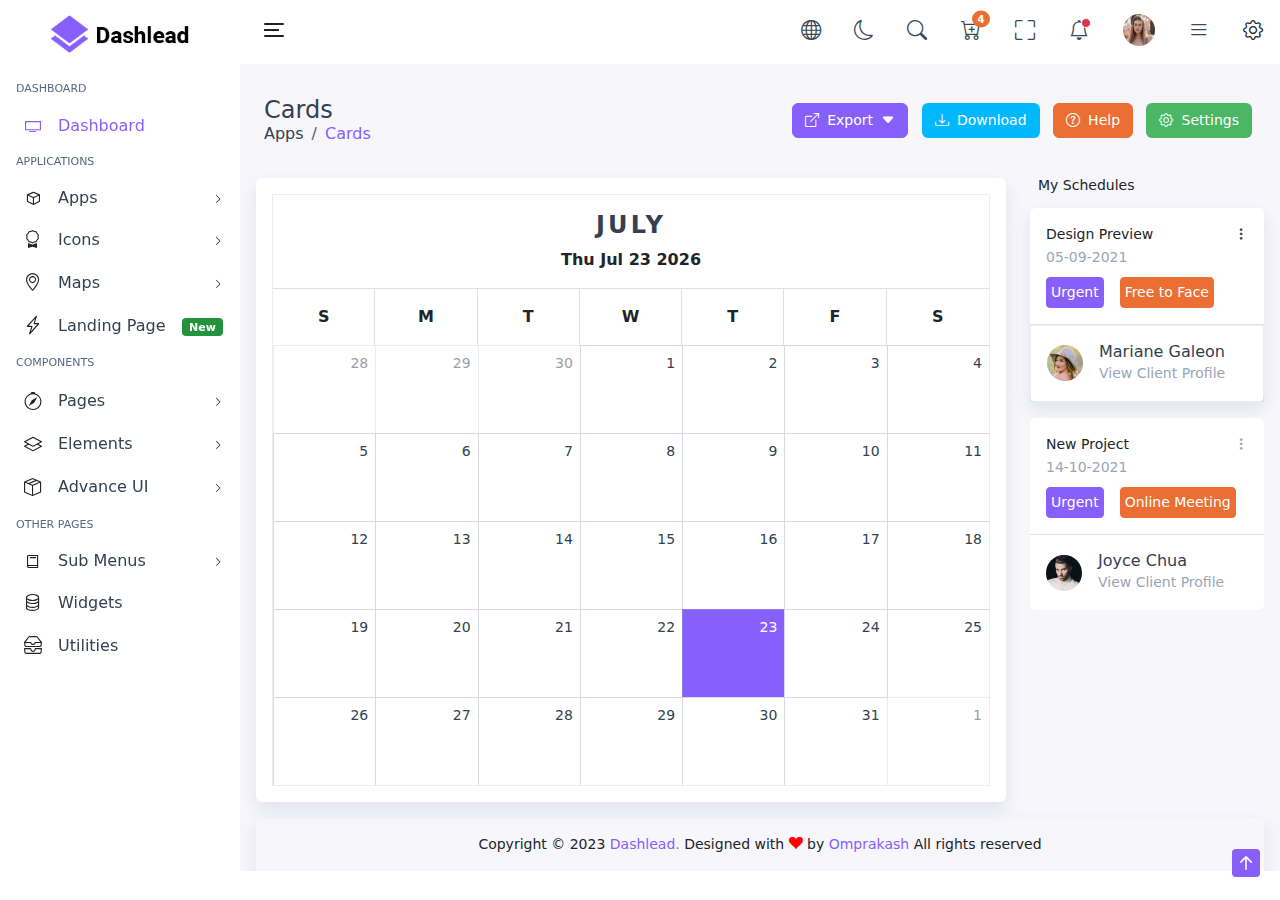
<file: calendar.html>
<!DOCTYPE html>
<html lang="en">

<head>
    <meta charset="UTF-8">
    <meta http-equiv="X-UA-Compatible" content="IE=edge">
    <meta name="viewport" content="width=device-width, initial-scale=1.0">
    <title>Dashlead - Admin Panel</title>
    
    <link rel="icon" href="assets/images/favicon.png">
    <!-- offline font -->
    <link rel="stylesheet" href="assets/roboto/stylesheet.css">
    <!-- free line fonts -->
    <link rel="stylesheet" href="assets/line-awesome-1.3.0/1.3.0/css/line-awesome.min.css">
    <!-- boostrap icon -->
    <link rel="stylesheet" href="assets/css/bootstrap-icons.css">
    <!-- style css -->
    <link rel="stylesheet" href="assets/css/style.css">
    <!-- boostrap -->
    <link rel="stylesheet" href="assets/css/bootstrap.min.css">
</head>

<body>
    <section class="pages" id="top"></section>
    <!-- header start -->
    <div class="header position-fixed top-0 w-100">
        <div class=" d-flex">
            <div class="menu-logo  text-center ">
                <a href="index.html">
                    <img src="assets/images/logo.png" alt="logo" class=" img-fluid d-block">
                </a>
            </div>
            <div class="menu-logo-2  text-center  ">
                <a href="index.html">
                    <img src="assets/images/favicon.png" alt="logo" class=" img-fluid d-block ">
                </a>
            </div>
            <div class="header-right d-flex align-items-center justify-content-between">
                <div class="toggle-button">
                    <div class="menu-button p-4">
                        <a href="#" class="menu-bar">
                            <span class="position-relative d-block">
                            </span>
                        </a>
                    </div>
                </div>
                <div class="menu-center-logo ">
                    <img src="assets/images/logo.png" alt="logo" class="d-lg-none img-fluid">
                </div>
                <div class="d-flex align-items-center">
                    <ul class="menu-icon d-flex align-items-center d-none d-lg-flex">
                        <li class="dropdown">
                            <button class="btn dropdown-toggle fs-5 position-relative" type="button"
                                data-bs-toggle="dropdown" aria-expanded="false">
                                <i class="bi bi-globe"></i>
                            </button>
                            <ul class="dropdown-menu globe">
                                <li><a class="dropdown-item" href="#">
                                        <img src="assets/images/french_flag.jpg" alt="flag" class="col-2 me-2">
                                        <span>French</span>
                                    </a></li>
                                <li><a class="dropdown-item" href="#">
                                        <img src="assets/images/germany_flag.jpg" alt="flag" class="col-2 me-2">
                                        <span>Germany</span>
                                    </a></li>
                                <li><a class="dropdown-item" href="#">
                                        <img src="assets/images/italy_flag.jpg" alt="flag" class="col-2 me-2">
                                        <span>Italy</span>
                                    </a></li>
                                <li><a class="dropdown-item" href="#">
                                        <img src="assets/images/russia_flag.jpg" alt="flag" class="col-2 me-2">
                                        <span>Russia</span>
                                    </a></li>
                                <li><a class="dropdown-item" href="#">
                                        <img src="assets/images/spain_flag.jpg" alt="flag" class="col-2 me-2">
                                        <span>Spain</span>
                                    </a></li>
                            </ul>
                        </li>
                        <li class="dropdown fs-5">
                            <i class="bi bi-moon"></i>
                        </li>
                        <li class="dropdown">
                            <button class="btn dropdown-toggle fs-5" type="button" data-bs-toggle="dropdown"
                                aria-expanded="false">
                                <i class="bi bi-search"></i>
                            </button>
                            <ul class="dropdown-menu srch">
                                <li><a class="search dropdown-item  position-relative p-2" href="#">
                                        <input class="form-control" placeholder="Search" type="search">
                                        <button class="btn position-absolute fs-6 "><i
                                                class="bi bi-search"></i></button>
                                    </a></li>
                            </ul>
                        </li>
                        <li class="dropdown cart">
                            <button class="btn dropdown-toggle fs-5" type="button" data-bs-toggle="dropdown"
                                aria-expanded="false">
                                <i class="bi bi-cart-plus"></i>
                                <span
                                    class="position-absolute start-100 translate-middle badge rounded-circle bg-danger">
                                    4
                                </span>
                            </button>
                            <ul class="dropdown-menu cart-menu">
                                <li class="py-3 px-1 d-flex align-items-center justify-content-between my-cart">
                                    <h6 class="m-0">My Cart(4)</h6>
                                    <div class="button px-2 py-1 text-white"
                                        style="background-color: var(--primary-btn-color);">
                                        View all
                                    </div>
                                </li>
                                <div class="out-side">
                                    <li>
                                        <a href="" class="dropdown-item border-bottom border-top py-2">
                                            <div class="d-flex align-items-center">
                                                <div class="cart-img">
                                                    <img src="assets/images/1.png" alt="">
                                                </div>
                                                <div class="ms-3">
                                                    <h6 class="m-0 fs-7 text-color">Soft Teddy Bear</h6>
                                                    <div class="inline fs-7 text-grey">$1549.00</div>
                                                </div>
                                                <div class="ms-auto">
                                                    <i class="bi bi-trash3-fill text-danger"></i>
                                                </div>
                                            </div>
                                        </a>
                                    </li>
                                    <li>
                                        <a href="" class="dropdown-item border-bottom py-2">
                                            <div class="d-flex align-items-center">
                                                <div class="cart-img">
                                                    <img src="assets/images/2.png" alt="">
                                                </div>
                                                <div class="ms-3">
                                                    <h6 class="m-0 fs-7 text-color">Flowers Vase</h6>
                                                    <div class="inline fs-7 text-grey">$999.00</div>
                                                </div>
                                                <div class="ms-auto">
                                                    <i class="bi bi-trash3-fill text-danger"></i>
                                                </div>
                                            </div>
                                        </a>
                                    </li>
                                    <li>
                                        <a href="" class="dropdown-item border-bottom  py-2">
                                            <div class="d-flex align-items-center">
                                                <div class="cart-img">
                                                    <img src="assets/images/3.png" alt="">
                                                </div>
                                                <div class="ms-3">
                                                    <h6 class="m-0 fs-7 text-color">Wall Clock</h6>
                                                    <div class="inline fs-7 text-grey">$1599.00</div>
                                                </div>
                                                <div class="ms-auto">
                                                    <i class="bi bi-trash3-fill text-danger"></i>
                                                </div>
                                            </div>
                                        </a>
                                    </li>
                                    <li>
                                        <a href="" class="dropdown-item border-bottom py-2">
                                            <div class="d-flex align-items-center">
                                                <div class="cart-img">
                                                    <img src="assets/images/4.png" alt="">
                                                </div>
                                                <div class="ms-3">
                                                    <h6 class="m-0 fs-7 text-color">Luxurious Hand Bag</h6>
                                                    <div class="inline fs-7 text-grey">$3599.00</div>
                                                </div>
                                                <div class="ms-auto">
                                                    <i class="bi bi-trash3-fill text-danger"></i>
                                                </div>
                                            </div>
                                        </a>
                                    </li>
                                    <li>
                                        <a href="" class="dropdown-item border-bottom py-2">
                                            <div class="d-flex align-items-center">
                                                <div class="cart-img">
                                                    <img src="assets/images/5.png" alt="">
                                                </div>
                                                <div class="ms-3">
                                                    <h6 class="m-0 fs-7 text-color">Black DSLR Camera</h6>
                                                    <div class="inline fs-7 text-grey">$50,999.00</div>
                                                </div>
                                                <div class="ms-auto">
                                                    <i class="bi bi-trash3-fill text-danger"></i>
                                                </div>
                                            </div>
                                        </a>
                                    </li>
                                </div>
                                <div class="pt-3 pb-2">
                                    <div class="d-flex ">
                                        <p class="fx-18 text-color m-0 fw-bolder ps-3"> Total :$18,046</p>
                                        <button type="submit" class="btn-sm text-white border-0 ms-auto px-2 py-1"
                                            style="background-color: #01b8ff;"><i
                                                class="bi bi-check2-circle me-1 text-white"></i>Checkout</button>
                                    </div>
                                </div>
                            </ul>
                        </li>
                        <li class="dropdown full-screen">
                            <button class="btn dropdown-toggle fs-5" type="button" data-bs-toggle="dropdown"
                                aria-expanded="false" id="full">
                                <i class="bi bi-fullscreen"></i>
                            </button>
                        </li>
                        <li class="dropdown bell">
                            <button class="btn dropdown-toggle fs-5" type="button" data-bs-toggle="dropdown"
                                aria-expanded="false">
                                <i class="bi bi-bell"></i>
                                <span
                                    class="position-absolute translate-middle p-2 bg-danger border border-light rounded-circle">
                                </span>
                            </button>
                            <ul class="dropdown-menu">
                                <li><a class="dropdown-item  position-relative " href="#">
                                        <input class="form-control" placeholder="Search" type="search">
                                        <button class="btn position-absolute fs-6 "><i
                                                class="bi bi-search"></i></button>
                                    </a></li>
                            </ul>
                        </li>
                        <li class="dropdown user">
                            <button class="btn dropdown-toggle fs-5 " type="button" data-bs-toggle="dropdown"
                                aria-expanded="false">
                                <img src="assets/images/user.jpg" alt="user" class="img-fluid rounded-circle">
                            </button>
                            <ul class="dropdown-menu">
                                <li><a class="dropdown-item  position-relative " href="#">
                                        <input class="form-control" placeholder="Search" type="search">
                                        <button class="btn position-absolute fs-6 "><i
                                                class="bi bi-search"></i></button>
                                    </a></li>
                            </ul>
                        </li>
                        <li class="dropdown right-menu">
                            <a class="btn fs-5" data-bs-toggle="offcanvas" href="#offcanvasExample" role="button"
                                aria-controls="offcanvasExample">
                                <i class="las la-bars"></i>
                            </a>

                            <div class="offcanvas offcanvas-end" tabindex="-1" id="offcanvasExample"
                                aria-labelledby="offcanvasExampleLabel">
                                <div class="offcanvas-header">
                                    <h5 class="offcanvas-title" id="offcanvasExampleLabel">Offcanvas</h5>
                                    <button type="button" class="btn-close" data-bs-dismiss="offcanvas"
                                        aria-label="Close"></button>
                                </div>
                                <div class="offcanvas-body">
                                    <div>
                                        Some text as placeholder. In real life you can have the elements you
                                        have
                                        chosen. Like, text, images, lists, etc.
                                    </div>
                                    <div class="dropdown mt-3">
                                        <button class="btn btn-secondary dropdown-toggle" type="button"
                                            data-bs-toggle="dropdown">
                                            Dropdown button
                                        </button>
                                        <ul class="dropdown-menu">
                                            <li><a class="dropdown-item" href="#">Action</a></li>
                                            <li><a class="dropdown-item" href="#">Another action</a></li>
                                            <li><a class="dropdown-item" href="#">Something else here</a></li>
                                        </ul>
                                    </div>
                                </div>
                            </div>
                        </li>
                    </ul>
                    <ul class="menu-right d-flex align-items-center">
                        <li class="dropdown dots d-flex d-lg-none">
                            <button class="btn dropdown-toggle fs-5" type="button" data-bs-toggle="dropdown"
                                aria-expanded="false">
                                <i class="bi bi-three-dots-vertical"></i>
                            </button>
                            <ul class="dropdown-menu">
                                <li><a class="dropdown-item  position-relative " href="#">
                                        <input class="form-control" placeholder="Search" type="search">
                                        <button class="btn position-absolute fs-6 "><i
                                                class="bi bi-search"></i></button>
                                    </a></li>
                            </ul>
                        </li>
                        <li class="dropdown setting ">
                            <a class="btn fs-5 spin" data-bs-toggle="offcanvas" href="#offcanvasExample" role="button"
                                aria-controls="offcanvasExample">
                                <i class="bi bi-gear"></i>
                            </a>

                            <div class="offcanvas offcanvas-end" tabindex="-1" id="offcanvasExample"
                                aria-labelledby="offcanvasExampleLabel">
                                <div class="offcanvas-header">
                                    <h5 class="offcanvas-title" id="offcanvasExampleLabel">Offcanvas</h5>
                                    <button type="button" class="btn-close" data-bs-dismiss="offcanvas"
                                        aria-label="Close"></button>
                                </div>
                                <div class="offcanvas-body">
                                    <div>
                                        Some text as placeholder. In real life you can have the elements you
                                        have
                                        chosen. Like, text, images, lists, etc.
                                    </div>
                                    <div class="dropdown mt-3">
                                        <button class="btn btn-secondary dropdown-toggle" type="button"
                                            data-bs-toggle="dropdown">
                                            Dropdown button
                                        </button>
                                        <ul class="dropdown-menu">
                                            <li><a class="dropdown-item" href="#">Action</a></li>
                                            <li><a class="dropdown-item" href="#">Another action</a></li>
                                            <li><a class="dropdown-item" href="#">Something else here</a></li>
                                        </ul>
                                    </div>
                                </div>
                            </div>
                        </li>

                    </ul>
                </div>
            </div>
        </div>
    </div>
    <!-- header end -->
    <!-- aside start -->
    <aside class="app-menu h-100 merge-in">
        <div class="scroll-bar">
            <!-- dashboard start -->
            <div class="dashboard-title ps-0 p-3">
                <p class="fs-11 ms-3 collaps aside-title-color">DASHBOARD</p>
                <div class="dashboard hover ms-4 d-flex align-items-center" style="color: #8760fb !important;">
                    <i class="las la-tv me-3 fs-18"></i>
                    <div class="collaps">
                        <a href="index.html" style="color: #8760fb !important;"> Dashboard </a>
                    </div>
                </div>
            </div>
            <!-- dashboard end -->
            <!-- application start  -->
            <div class="application-title ps-0 pb-3">
                <p class="fs-11  ms-3 collaps aside-title-color">APPLICATIONS</p>
                <div class=" ms-4 hover d-flex align-items-center justify-content-between" data-bs-toggle="collapse"
                    data-bs-target="#apps-open" aria-expanded="false">
                    <div class="app  d-flex align-items-center">
                        <i class="las la-cube me-3 fs-18"></i>
                        <div class="collaps">
                            <a href="#" class="text-color">Apps</a>
                        </div>
                    </div>
                    <div class="me-3">
                        <i class="las la-angle-right fs-11"></i>
                    </div>
                </div>
                <ul class="mt-2 apps-cl collapse t" id="apps-open">
                    <li class="py-2 ps-4"><a href="#" class=" text-color fs-14">Mail</a></li>
                    <li class="py-2 ps-4"><a href="chat.html" class="text-color fs-14">Chats</a></li>
                    <li class="py-2 ps-4"><a href="card.html" class="text-color  fs-14">Card</a></li>
                    <li class="py-2 ps-4"><a href="#" class=" text-color fs-14">Treeview</a></li>
                    <li class="py-2 ps-4"><a href="contact.html" class=" text-color fs-14">Contacts</a></li>
                    <li class="py-2 ps-4"><a href="calendar.html" class=" text-color fs-14">Default Calendar</a>
                    </li>
                    <li class="py-2 ps-4"><a href="#" class="text-color fs-14">Full Calendar</a></li>
                    <li class="py-2 ps-4"><a href="#" class="text-color fs-14">Notifications</a></li>
                    <li class="py-2 ps-4"><a href="#" class="text-color fs-14">Range Slider</a></li>
                    <li class="py-2 ps-4"><a href="#" class="text-color fs-14">Footer</a></li>
                    <li class="py-2 ps-4"><a href="#" class="text-color fs-14">Crypto Currencies</a></li>
                    <li class="py-2 ps-4"><a href="#" class="text-color fs-14">Colors</a></li>
                    <li class="py-2 ps-4"><a href="#" class="text-color fs-14">Offcanvas</a></li>
                    <li class="py-2 ps-4"><a href="#" class="text-color fs-14">Gallery</a></li>
                    <li class="py-2 ps-4"><a href="#" class="text-color fs-14">Services</a></li>
                    <li class="py-2 ps-4"><a href="#" class="text-color fs-14">Setting</a></li>
                    <li class="py-2 ps-4"><a href="#" class="text-color fs-14">Switcher</a></li>
                </ul>
            </div>
            <!-- application end -->
            <!-- icon start -->
            <div class="application-title ps-0 pb-3">
                <div class=" ms-4 hover d-flex align-items-center justify-content-between" data-bs-toggle="collapse"
                    data-bs-target="#icon-open" aria-expanded="false">
                    <div class="app  d-flex align-items-center">
                        <i class="bi bi-award me-3 fs-18"></i>
                        <div class="collaps">
                            <a href="#" class="text-color">Icons</a>
                        </div>
                    </div>
                    <div class="me-3">
                        <i class="las la-angle-right fs-11"></i>
                    </div>
                </div>
                <ul class="mt-2  collapse t" id="icon-open">
                    <li class="py-2 ps-4"><a href="#" class="text-color fs-14">Fontawesome Icons</a></li>
                    <li class="py-2 ps-4"><a href="#" class="text-color fs-14">Lonicons Icons</a></li>
                    <li class="py-2 ps-4"><a href="#" class="text-color fs-14">Typicon Icons</a></li>
                    <li class="py-2 ps-4"><a href="#" class="text-color fs-14">Feather Icons</a></li>
                    <li class="py-2 ps-4"><a href="#" class="text-color fs-14">MaterialDesign Icons</a></li>
                    <li class="py-2 ps-4"><a href="#" class="text-color fs-14">Simpleline Icons</a></li>
                    <li class="py-2 ps-4"><a href="#" class="text-color fs-14">Pe7 Icons</a></li>
                    <li class="py-2 ps-4"><a href="#" class="text-color fs-14">Themify Icons</a></li>
                    <li class="py-2 ps-4"><a href="#" class="text-color fs-14">Weather Icons</a></li>
                    <li class="py-2 ps-4"><a href="#" class="text-color fs-14">Bootstrap Icons</a></li>
                    <li class="py-2 ps-4"><a href="#" class="text-color fs-14">Flag Icons</a></li>
                </ul>
            </div>
            <!-- icon end -->
            <!-- map start -->
            <div class="application-title ps-0 pb-3">
                <div class=" ms-4 hover d-flex align-items-center justify-content-between" data-bs-toggle="collapse"
                    data-bs-target="#map-open" aria-expanded="false">
                    <div class="app  d-flex align-items-center">
                        <i class="bi bi-geo-alt me-3 fs-18"></i>
                        <div class="collaps">
                            <a href="#" class="text-color">Maps</a>
                        </div>
                    </div>
                    <div class="me-3">
                        <i class="las la-angle-right fs-11"></i>
                    </div>
                </div>
                <ul class="mt-2  collapse t" id="map-open">
                    <li class="py-2 ps-4"><a href="#" class="text-color fs-14">Mapel Maps</a></li>
                    <li class="py-2 ps-4"><a href="#" class="text-color fs-14">Vector Maps</a></li>
                    <li class="py-2 ps-4"><a href="#" class="text-color fs-14">Leaflet Maps</a></li>
                </ul>
            </div>
            <!-- map end -->
            <!-- landing start -->
            <div class="application-title ps-0 pb-3">
                <div class=" ms-4 d-flex align-items-center justify-content-between" data-bs-toggle="collapse"
                    data-bs-target="#map-open" aria-expanded="false">
                    <div class="app hover d-flex align-items-center">
                        <i class="bi bi-lightning-charge me-3 fs-18"></i>
                        <div class="collaps">
                            <a href="#" class="text-color">Landing Page</a>
                        </div>
                    </div>
                    <div class="me-3">
                        <span class="badge fs-11 rounded-1" style="background-color: #22923d;">New</span>
                    </div>
                </div>
                <ul class="mt-2  collapse t" id="map-open">
                    <li class="py-2 ps-4"><a href="#" class="text-color fs-14">Mapel Maps</a></li>
                    <li class="py-2 ps-4"><a href="#" class="text-color fs-14">Vector Maps</a></li>
                    <li class="py-2 ps-4"><a href="#" class="text-color fs-14">Leaflet Maps</a></li>
                </ul>
            </div>
            <!-- landing end -->
            <!-- pages start -->
            <div class="application-title ps-0 pb-3">
                <p class="fs-11 ms-3 collaps aside-title-color">COMPONENTS</p>
                <div class=" ms-4  hover d-flex align-items-center justify-content-between" data-bs-toggle="collapse"
                    data-bs-target="#pages-open" aria-expanded="false">
                    <div class="app  d-flex align-items-center">
                        <i class="bi bi-compass me-3 fs-18"></i>
                        <div class="collaps">
                            <a href="#" class="text-color">Pages</a>
                        </div>
                    </div>
                    <div class="me-3">
                        <i class="las la-angle-right fs-11"></i>
                    </div>
                </div>
                <ul class="mt-2 apps-cl collapse t" id="pages-open">
                    <li class="py-2 ps-4"><a href="#" class="text-color fs-14">File Manager</a></li>
                    <li class="py-2 ps-4"><a href="#" class="text-color fs-14">E-Commerce</a></li>
                    <li class="py-2 ps-4"><a href="#" class="text-color fs-14">Forms</a></li>
                    <li class="py-2 ps-4"><a href="#" class="text-color fs-14">Table</a></li>
                    <li class="py-2 ps-4"><a href="#" class="text-color fs-14">Chart</a></li>
                    <li class="py-2 ps-4"><a href="#" class="text-color fs-14">Custom Pages</a></li>
                    <li class="py-2 ps-4"><a href="#" class="text-color fs-14">Thumbnails</a></li>
                    <li class="py-2 ps-4"><a href="#" class="text-color fs-14">Scrollspy</a></li>
                    <li class="py-2 ps-4"><a href="#" class="text-color fs-14">Media Object</a></li>
                    <li class="py-2 ps-4"><a href="#" class="text-color fs-14">Profit</a></li>
                    <li class="py-2 ps-4"><a href="#" class="text-color fs-14">Invoice</a></li>
                    <li class="py-2 ps-4"><a href="#" class="text-color fs-14">Prices</a></li>
                    <li class="py-2 ps-4"><a href="#" class="text-color fs-14">FAQs</a></li>
                    <li class="py-2 ps-4"><a href="#" class="text-color fs-14">Breadcrumbs</a></li>
                    <li class="py-2 ps-4"><a href="#" class="text-color fs-14">Terms</a></li>
                    <li class="py-2 ps-4"><a href="#" class="text-color fs-14">About</a></li>
                    <li class="py-2 ps-4"><a href="#" class="text-color fs-14">Empty Page</a></li>
                </ul>
            </div>
            <!-- pages end -->
            <!-- Elements Start -->
            <div class="application-title ps-0 pb-3">
                <div class=" ms-4 d-flex align-items-center justify-content-between" data-bs-toggle="collapse"
                    data-bs-target="#elements-open" aria-expanded="false">
                    <div class="app hover d-flex align-items-center">
                        <i class="bi bi-layers me-3 fs-18"></i>
                        <div class="collaps">
                            <a href="#" class="text-color">Elements</a>
                        </div>
                    </div>
                    <div class="me-3">
                        <i class="las la-angle-right fs-11"></i>
                    </div>
                </div>
                <ul class="mt-2 apps-cl collapse" id="elements-open">
                    <li class="py-2 ps-4"><a href="#" class="text-color fs-14">Avatars</a></li>
                    <li class="py-2 ps-4"><a href="#" class="text-color fs-14">Alerts</a></li>
                    <li class="py-2 ps-4"><a href="#" class="text-color fs-14">Buttons</a></li>
                    <li class="py-2 ps-4"><a href="#" class="text-color fs-14">Badges</a></li>
                    <li class="py-2 ps-4"><a href="#" class="text-color fs-14">Dropdown</a></li>
                    <li class="py-2 ps-4"><a href="#" class="text-color fs-14">List Group</a></li>
                    <li class="py-2 ps-4"><a href="#" class="text-color fs-14">Navigation</a></li>
                    <li class="py-2 ps-4"><a href="#" class="text-color fs-14">Images</a></li>
                    <li class="py-2 ps-4"><a href="#" class="text-color fs-14">Pagination</a></li>
                    <li class="py-2 ps-4"><a href="#" class="text-color fs-14">Popovers</a></li>
                    <li class="py-2 ps-4"><a href="#" class="text-color fs-14">Progress</a></li>
                    <li class="py-2 ps-4"><a href="#" class="text-color fs-14">Ribbon</a></li>
                    <li class="py-2 ps-4"><a href="#" class="text-color fs-14">Spinners</a></li>
                    <li class="py-2 ps-4"><a href="#" class="text-color fs-14">Typography</a></li>
                    <li class="py-2 ps-4"><a href="#" class="text-color fs-14">Tooltip</a></li>
                    <li class="py-2 ps-4"><a href="#" class="text-color fs-14">Toast</a></li>
                    <li class="py-2 ps-4"><a href="#" class="text-color fs-14">tags</a></li>
                    <li class="py-2 ps-4"><a href="#" class="text-color fs-14">Panels</a></li>
                    <li class="py-2 ps-4"><a href="#" class="text-color fs-14">Tabs</a></li>
                </ul>
            </div>
            <!-- Elements end -->
            <!-- Advance start -->
            <div class="application-title ps-0 pb-3">
                <div class=" ms-4 d-flex align-items-center justify-content-between" data-bs-toggle="collapse"
                    data-bs-target="#advance-open" aria-expanded="false">
                    <div class="app hover d-flex align-items-center">
                        <i class="bi bi-box-seam me-3 fs-18"></i>
                        <div class="collaps">
                            <a href="#" class="text-color">Advance UI</a>
                        </div>
                    </div>
                    <div class="me-3">
                        <i class="las la-angle-right fs-11"></i>
                    </div>
                </div>
                <ul class="mt-2 apps-cl collapse" id="advance-open">
                    <li class="py-2 ps-4"><a href="#" class="text-color fs-14">Accordion</a></li>
                    <li class="py-2 ps-4"><a href="#" class="text-color fs-14">Carousel</a></li>
                    <li class="py-2 ps-4"><a href="#" class="text-color fs-14">Collapse</a></li>
                    <li class="py-2 ps-4"><a href="#" class="text-color fs-14">modals</a></li>
                    <li class="py-2 ps-4"><a href="#" class="text-color fs-14">Timeline</a></li>
                    <li class="py-2 ps-4"><a href="#" class="text-color fs-14">Dragabble-Card</a></li>
                    <li class="py-2 ps-4"><a href="#" class="text-color fs-14">Sweet Alert</a></li>
                    <li class="py-2 ps-4"><a href="#" class="text-color fs-14">Ratings</a></li>
                    <li class="py-2 ps-4"><a href="#" class="text-color fs-14">Counters</a></li>
                    <li class="py-2 ps-4"><a href="#" class="text-color fs-14">Search</a></li>
                    <li class="py-2 ps-4"><a href="#" class="text-color fs-14">User List</a></li>
                    <li class="py-2 ps-4"><a href="#" class="text-color fs-14">Blog</a></li>
                </ul>
            </div>
            <!-- Advance end  -->
            <!-- other start -->
            <div class="application-title ps-0 pb-3">
                <p class="fs-11 ms-3 collaps aside-title-color">OTHER PAGES</p>
                <div class=" ms-4  hover d-flex align-items-center justify-content-between" data-bs-toggle="collapse"
                    data-bs-target="#other-open" aria-expanded="false">
                    <div class="app  d-flex align-items-center">
                        <i class="la la-book me-3 fs-18"></i>
                        <div class="collaps">
                            <a href="#" class="text-color">Sub Menus</a>
                        </div>
                    </div>
                    <div class="me-3">
                        <i class="las la-angle-right fs-11"></i>
                    </div>
                </div>
                <ul class="mt-2 apps-cl collapse t" id="other-open">
                    <li class="py-2 ps-4"><a href="#" class="text-color fs-14">Sub Menu-1</a></li>
                    <li class="py-2 ps-4"><a href="#" class="text-color fs-14">Sub Menu-2</a></li>
                </ul>
            </div>
            <!-- other end -->
            <!-- widget start -->
            <div class="application-title ps-0 pb-3">
                <div class=" ms-4 d-flex align-items-center justify-content-between" data-bs-toggle="collapse"
                    data-bs-target="#advance-open" aria-expanded="false">
                    <div class="app hover d-flex align-items-center">
                        <i class="bi bi-database me-3 fs-18"></i>
                        <div class="collaps">
                            <a href="#" class="text-color">Widgets</a>
                        </div>
                    </div>
                </div>
            </div>
            <!-- widget end -->
            <!-- utilities start -->
            <div class="application-title ps-0 pb-3">
                <div class=" ms-4 d-flex align-items-center justify-content-between" data-bs-toggle="collapse"
                    data-bs-target="#advance-open" aria-expanded="false">
                    <div class="app hover d-flex align-items-center">
                        <i class="bi bi-inboxes me-3 fs-18"></i>
                        <div class="collaps">
                            <a href="#" class="text-color">Utilities</a>
                        </div>
                    </div>
                </div>
            </div>
            <!-- utilities end -->
        </div>
    </aside>
    <!-- aside end -->
    <!-- main start -->
    <main class="data">
        <div class="container-fluid px-3">
            <div class="data-header my-3 d-flex justify-content-between align-items-center flex-wrap">
                <div class="data-title ps-2">
                    <h2 class="text-color mt-3  ">Cards</h2>
                    <ol class="breadcrumb">
                        <li class="breadcrumb-item"><a href="index.html" class="text-color">Apps</a></li>
                        <li class="breadcrumb-item active" aria-current="page" style="color: #8760fb;">Cards
                        </li>
                    </ol>
                </div>
                <div class="d-flex">
                    <div class="me-2">
                        <div class="btn btn-purple m-1 fs-14" data-bs-toggle="dropdown">
                            <i class="bi bi-box-arrow-up-right me-1"></i>
                            Export
                            <i class="bi bi-caret-down-fill ms-1 "></i>
                        </div>
                        <ul class="dropdown-menu pdf">
                            <li class="dropdown-item py-0">
                                <div class="d-flex align-items-center">
                                    <i class="bi bi-file-earmark-pdf icon-color  me-2"></i>
                                    <p class="text-color  py-1 mb-0">Export as pdf</p>
                                </div>
                            </li>
                            <li class="dropdown-item py-0">
                                <div class="d-flex align-items-center">
                                    <i class="bi bi-card-image text-grey  me-2"></i>
                                    <p class="text-color  py-1 mb-0">Export as image</p>
                                </div>
                            </li>
                            <li class="dropdown-item py-0">
                                <div class="d-flex align-items-center">
                                    <i class="bi bi-file-earmark-excel text-grey me-2"></i>
                                    <p class="text-color  py-1 mb-0">Export as Excel</p>
                                </div>
                            </li>
                        </ul>
                        <div class="btn blue filter fs-14 text-white m-1">
                            <i class="bi bi-download me-1 "></i>
                            Download
                        </div>
                        <div class="btn btn-orange filter fs-14 m-1">
                            <i class="bi bi-question-circle me-1"></i>
                            Help
                        </div>
                        <div class="btn green filter fs-14 text-white m-1">
                            <i class="bi bi-gear me-1"></i>
                            Settings
                        </div>
                    </div>
                </div>
            </div>
            <div class="contact-theme mb-3">
                <div class="row">
                    <div class="col-12 col-xl-9">
                        <div class="card border-0 shadow-theme">
                            <div class="card-body">
                                <div class="calendar">
                                    <div class="month">
                                        <i class="fas fa-angle-left prev"></i>
                                        <div class="date">
                                            <h1></h1>
                                            <p></p>
                                        </div>
                                        <i class="fas fa-angle-right next"></i>
                                    </div>
                                    <div class="weekdays mt-3">
                                        <div class="fx-14 py-3 fw-bold border-top border-end">S</div>
                                        <div class="fx-14 py-3 fw-bold border-top border-end">M</div>
                                        <div class="fx-14 py-3 fw-bold border-top border-end">T</div>
                                        <div class="fx-14 py-3 fw-bold border-top border-end">W</div>
                                        <div class="fx-14 py-3 fw-bold border-top border-end">T</div>
                                        <div class="fx-14 py-3 fw-bold border-top border-end">F</div>
                                        <div class="fx-14 py-3 fw-bold border-top ">S</div>
                                    </div>
                                    <div class="days"></div>
                                </div>
                            </div>
                        </div>
                    </div>
                    <div class="col-12 col-xl-3 mt-3 mt-xl-0">
                        <div class="card-title fs-14 mb-3 ms-2">
                            My Schedules
                        </div>
                        <div class="card border-0 shadow-theme mb-3">
                            <div class="card-body border-bottom">
                                <div class="d-flex justify-content-between align-items-center">
                                    <p class="fs-14 primary-color m-0">Design Preview</p>
                                    <i class="bi bi-three-dots-vertical fs-14 text-color"></i>
                                </div>
                                <span class="fs-14 text-grey">05-09-2021</span>
                                <div class="d-flex mt-2">
                                    <div class="btn btn-purple me-1 p-0 p-1 px-1 fs-14 me-3 rounded-1">
                                        Urgent
                                    </div>
                                    <div class="btn btn-orange me-1 p-0 p-1 px-1 fs-14 rounded-1">
                                        Free to Face
                                    </div>
                                </div>
                            </div>
                            <div class="card-body calendar pt-0">
                                <div class="d-flex justify-content-between align-items-center">
                                    <div class="d-flex mt-3 align-items-center">
                                        <div class="img-rate">
                                            <img src="assets/images/5.jpg" alt="img">
                                        </div>
                                        <div class="bottom-content ms-3">
                                            <h6 class="text-color mb-0 ">Mariane Galeon</h6>
                                            <span class="text-grey fs-14">View Client Profile</span>
                                        </div>
                                    </div>
                                </div>
                            </div>
                        </div>
                        <div class="card border-0 shadow-th mb-3">
                            <div class="card-body border-bottom">
                                <div class="d-flex justify-content-between align-items-center">
                                    <p class="fs-14 primary-color m-0">New Project</p>
                                    <i class="bi bi-three-dots-vertical fs-14 text-grey"></i>
                                </div>
                                <span class="fs-14 text-grey">14-10-2021</span>
                                <div class="d-flex mt-2">
                                    <div class="btn btn-purple me-1 p-0 p-1 px-1 fs-14 me-3 rounded-1">
                                        Urgent
                                    </div>
                                    <div class="btn btn-orange me-1 p-0 p-1 px-1 fs-14 rounded-1">
                                        Online Meeting
                                    </div>
                                </div>
                            </div>
                            <div class="card-body cal pt-0">
                                <div class="d-flex justify-content-between align-items-center">
                                    <div class="d-flex mt-3 align-items-center">
                                        <div class="img-rate">
                                            <img src="assets/images/10.jpg" alt="img">
                                        </div>
                                        <div class="bottom-content ms-3">
                                            <h6 class="text-color mb-0 ">Joyce Chua</h6>
                                            <span class="text-grey fs-14">View Client Profile</span>
                                        </div>
                                    </div>
                                </div>
                            </div>
                        </div>
                    </div>
                </div>
            </div>

            <!-- footer start -->
            <section class="footer bg-theme p-3 shadow-theme">
                <p class="text-center mb-0 fs-14">
                    Copyright © 2023 <a href="#" style="color: #8760fb;"> Dashlead.</a> Designed with <i
                        class="bi bi-suit-heart-fill red"></i> by <a href="#" style="color: #8760fb;">Omprakash</a> All
                    rights reserved
                </p>
            </section>
            <!-- footer end -->
            <!-- top button start -->
            <div class="back-to-top">
                <a href="#top">
                    <i class="bi bi-arrow-up-square-fill fs-3" style="color: #8760fb;"></i>
                </a>
            </div>
            <!-- top button end -->
        </div>  
    </main>
    <!-- main end -->


    <script src="assets/js/jquery-3.6.4.min.js"></script>
    <script src="assets/js/bootstrap.bundle.js"></script>
    <script src="assets/js/Chart.bundle.min.js"></script>
    <script src="assets/js/chart.flot.sampledata.js"></script>
    <script src="assets/js/chart.js"></script>
    <script src="assets/js/ful-screen.js"></script>
    <script src="assets/js/calendar.js"></script>

    <script>
        $(document).ready(function () {
            $('.filter').click(function () {
                $('.filter-dropdown').slideToggle('3000');
                $('.filter-dropdown').toggleClass('mb-3');
            });
            $('.toggle-button').click(function () {
                $('.collaps').toggleClass('dis-none');
                $('.menu-logo').toggleClass('dis-none');
                $('.menu-logo-2').toggleClass('dis-block');
                $('.header-right').toggleClass('w-100x');
                $('main').toggleClass('w-100x');
                $('.menu-logo').toggleClass('w-60px');
                $('.menu-logo-2').toggleClass('w-60px');
                $('aside').toggleClass('w-60px');
                $('.merge-in').toggleClass('merge-out');
            });

            $('.bi-moon').click(function(){
                $('.bi-moon').toggleClass('bi-sun');
            });

            $(window).scroll(function () {
                if (scrollY > 200) {
                    $('.back-to-top').fadeIn(1000);
                }
                else {
                    $('.back-to-top').fadeOut(1000);
                }
            });
            $('.back-to-top').click(function () {
                $('html').animate({ scrolltop: 0 });
            });
        });
    </script>
</body>

</html>
</file>
<file: assets/roboto/stylesheet.css>
@font-face {
    font-family: 'Roboto';
    src: url('Roboto-BlackItalic.woff2') format('woff2'),
        url('Roboto-BlackItalic.woff') format('woff');
    font-weight: 900;
    font-style: italic;
    font-display: swap;
}

@font-face {
    font-family: 'Roboto';
    src: url('Roboto-Black.woff2') format('woff2'),
        url('Roboto-Black.woff') format('woff');
    font-weight: 900;
    font-style: normal;
    font-display: swap;
}

@font-face {
    font-family: 'Roboto';
    src: url('Roboto-Bold.woff2') format('woff2'),
        url('Roboto-Bold.woff') format('woff');
    font-weight: bold;
    font-style: normal;
    font-display: swap;
}

@font-face {
    font-family: 'Roboto';
    src: url('Roboto-BoldItalic.woff2') format('woff2'),
        url('Roboto-BoldItalic.woff') format('woff');
    font-weight: bold;
    font-style: italic;
    font-display: swap;
}

@font-face {
    font-family: 'Roboto';
    src: url('Roboto-Light.woff2') format('woff2'),
        url('Roboto-Light.woff') format('woff');
    font-weight: 300;
    font-style: normal;
    font-display: swap;
}

@font-face {
    font-family: 'Roboto';
    src: url('Roboto-Italic.woff2') format('woff2'),
        url('Roboto-Italic.woff') format('woff');
    font-weight: normal;
    font-style: italic;
    font-display: swap;
}

@font-face {
    font-family: 'Roboto';
    src: url('Roboto-LightItalic.woff2') format('woff2'),
        url('Roboto-LightItalic.woff') format('woff');
    font-weight: 300;
    font-style: italic;
    font-display: swap;
}

@font-face {
    font-family: 'Roboto';
    src: url('Roboto-Medium.woff2') format('woff2'),
        url('Roboto-Medium.woff') format('woff');
    font-weight: 500;
    font-style: normal;
    font-display: swap;
}

@font-face {
    font-family: 'Roboto';
    src: url('Roboto-MediumItalic.woff2') format('woff2'),
        url('Roboto-MediumItalic.woff') format('woff');
    font-weight: 500;
    font-style: italic;
    font-display: swap;
}

@font-face {
    font-family: 'Roboto';
    src: url('Roboto-Regular.woff2') format('woff2'),
        url('Roboto-Regular.woff') format('woff');
    font-weight: normal;
    font-style: normal;
    font-display: swap;
}

@font-face {
    font-family: 'Roboto';
    src: url('Roboto-Thin.woff2') format('woff2'),
        url('Roboto-Thin.woff') format('woff');
    font-weight: 100;
    font-style: normal;
    font-display: swap;
}

@font-face {
    font-family: 'Roboto';
    src: url('Roboto-ThinItalic.woff2') format('woff2'),
        url('Roboto-ThinItalic.woff') format('woff');
    font-weight: 100;
    font-style: italic;
    font-display: swap;
}
</file>
<file: assets/css/style.css>
*{
    margin: 0;
    padding: 0;
    box-sizing: border-box;
    list-style-type: none !important;
    text-decoration: none !important;
}
body{
    font-family: 'Roboto';
    background: var(--background);
    color: var(--color);
}
ul{
    margin-bottom: 0 !important;
    padding-left: 0 !important;
}
:root{
    --background: #f6f6fb;
    --color: #3c4858;
    --color-1: #000000de;
    --header-bg: 255, 255, 255;
    --border: rgba(255, 255, 255, 0.3);
    --secondary-rgb: 235, 111, 51;
    --secondary: rgb(var(--secondary-rgb));
    --menu-bg: 255,255,255;
    --primary-bg-color: rgb(var(--primary-rgb));
    --primary-rgb: 135, 96, 251;
    --primary-btn-color: #8760fb;
}
[data-theme="dark"] {
    --background: #9A97F3;
    --color: #818cab;
    --font-color: #e1e1ff;
    --bg-color: #161625;
    --heading-color: #818cab;
}

.purple{background-color: #8760fb !important;}
.orange{background-color: #eb6f33 !important;}
.green{background-color: #4bb664 !important;}
.blue{background-color: #01b8ff !important;}
.red{color: red;}
.aside-title-color {color: #596882;}
.text-color{color: #334151 !important ;}
.dark{color: #334151;}
.text-grey{color: #99a6b7 !important;}
.bg-theme{background-color: var(--background) !important }
.bg-dark{ background-color:  rgb(28, 28, 56) !important;}
.bg-main{background-color:rgb(51, 54, 72) !important;}
.shadow-theme{box-shadow: 0 8px 16px 0 rgba(162, 169, 204, 0.24);}
.chat-bg-color-light {background-color: #8760fb25 !important;}
.bg-body-secondary-light {background-color: #99a6b71f;}
.icon-color{ color: var(--color)}

.fs-7{font-size: 14px !important;}
.fs-10{font-size: 10px !important;}
.fs-11{font-size: 11px !important;}
.fs-12{font-size: 12px !important;}
.fs-13{font-size: 13px !important;}
.fs-14{font-size: 14px !important;}
.fs-15{font-size: 15px !important;}
.fs-17{font-size: 17px !important;}
.fs-18{font-size: 18px !important;}
.fs-19{font-size: 19px !important;}
.fs-21{font-size: 21px !important;}
.btn-purple{
    color: #fff !important;
    background-color: var(--primary-bg-color) !important;
    border-color: var(--primary-bg-color) !important;
}
.btn-orange{
    color: #fff !important;
    background-color: #eb6f33 !important;
    border-color: #eb6f33 !important;
}
/* header start */
.header{
    background-color: rgb(var(--header-bg));
    border-block-end: 1px solid var(--border);
    z-index: 99;
    height: 64px;
}

.menu-button .menu-bar{
    width: 20px;
    height: 30px; 
    cursor: pointer;  
}
.menu-bar span{
    width: 15px;
    height: 2px;
    background-color: var(--color-1);
}
.menu-bar span::after{
    content: "";
    position: absolute;
    inset-inline-start: 0;
    width: 20px;
    height: 2px;
    background-color: var(--color-1);
    border-radius: 3px;
    top: -6px;
}
.menu-bar span::before{
    content: "";
    position: absolute;
    inset-inline-start: 0;
    width: 20px;
    height: 2px;
    background-color: var(--color-1);
    border-radius: 3px;
    bottom: -6px;
}
.menu-button-2 .menu-bar-2{
    width: 20px;
    height: 30px; 
    cursor: pointer;  
}
.menu-bar-2 span{
    width: 15px;
    height: 2px;
    background-color: #fff;
}
.menu-bar-2 span::after{
    content: "";
    position: absolute;
    inset-inline-start: 0;
    width: 20px;
    height: 2px;
    background-color: #fff;
    border-radius: 3px;
    top: -6px;
}
.menu-bar-2 span::before{
    content: "";
    position: absolute;
    inset-inline-start: 0;
    width: 20px;
    height: 2px;
    background-color: #fff;
    border-radius: 3px;
    bottom: -6px;
}
.menu-logo{
    width: 240px !important;
    padding: 10px 20px;
    border-right: 1px solid var(--border);
    height: 64px;  
}
.menu-logo-2{
    display: none;
    border-right: 1px solid var(--border);
}
.menu-logo-3{
    display: none;
    width: 240px !important;
    padding: 10px 20px;
    border-right: 1px solid var(--border);
    height: 64px;
}
.menu-logo img{
    height: 3rem;
    margin: 0 auto !important;
}
.menu-logo-2 img{
    height: 3rem;
    margin: 0.5rem auto !important;
}
.menu-logo-3 img{
    height: 3rem;
    margin: auto !important;
}
.menu-center-logo img{
    height: 3rem !important;
}
.header-right{
    height: 60px;
    width: calc(100% - 240px);
    float: right;
}
.dropdown-toggle::after{
    display: none !important;
}
.btn-check:checked+.btn, .btn.active, .btn.show, .btn:first-child:active, :not(.btn-check)+.btn:active {
    border: none !important;
}
.menu-icon i{
    color: var(--color);
    cursor: pointer;
    line-height: 0.9;
}
.globe{
    left: -131px !important;
}
.dropdown-menu.show {
    border: none !important;
    font-size: 16px !important;
    font-weight: 400 !important;
    color: var(--color) !important;
}
.dropdown-menu{
    box-shadow: 0 3px 9px 0 rgba(104, 113, 123, 0.35) !important;
    padding: 0 !important;
}
.dropdown{
    margin: 5px !important;
    padding: 9px 11px;
}
.dropdown .btn{
    padding: 0 !important;
}
.srch{
    left: -270px !important;
}
.search .btn{
    inset-block-start: 8px;
    inset-inline-end: 16px;
    background-color: transparent;
    height: 40px;
    color: #b4bdce;
    transition: none;
    padding-inline-end: 13px;
}
.search .form-control {
    min-width: 300px !important;
    background-clip: padding-box !important;
    border-radius: 3px ;
}
.cart span{
    font-size: 10px;
    padding: 0.35em 0.55em !important;
    background-color: var(--secondary) !important;
}
.cart-menu{
    width: 300px;
    left: -240px !important;
}
.cart-menu .button{
    border-radius: 5px;
}
.cart-menu .btn-sm{
    border-radius: 5px !important;
}
.cart-img img {
    width: 36px;
    height: 36px;
    border-radius: 50%;
}
.btn .badge {
    top: 14px !important;
    left: 32px !important;
}
.bell span{
    top: 18px !important;
    left: 29px !important;
    padding: 0.25rem !important;
    box-shadow: 0 0 0 rgba(255, 71, 61, 0.9);
    animation: pulse 2s infinite;
}
@keyframes pulse {
    0% {
        box-shadow: 0 0 0 0 rgba(255, 71, 61, 0.7);
    }
    70% {
        box-shadow: 0 0 0 10px rgba(255, 71, 61, 0);
    }
    100% {
        box-shadow: 0 0 0 0 rgba(255, 71, 61, 0);
    }
    
}
.user img{
    width: 32px;
    height: 32px;
}
.setting .spin {
    animation: setting 2s infinite linear;
}
@keyframes setting {
0%{ 
    transform: rotate(0deg);
}
100% {
    transform: rotate(359deg);
}    
}
.dots{
    padding-right: 0px !important;
}
/* header start */
/* aside start */
.app-menu{
    position: fixed;
    width: 240px;
    background: rgb(var(--menu-bg));
    box-shadow: 0 0 0 0 rgba(111, 134, 230, 0.15), 0 4px 16px 0 rgba(179, 187, 195, 0.0035);
    border-inline-end: 1px solid var(--border);
    margin-top: 65px;
    overflow-y: scroll;
    float: left;
    z-index: 343434;
}
aside:hover{
    width: 240px !important;
}
aside:hover .collaps{
    display: flex;
}
.scroll-bar{
    height: 100%;
}
::-webkit-scrollbar{
    width: 3px;
    height: 3px;
}
::-webkit-scrollbar-track{
    border-radius: 30px;
}
::-webkit-scrollbar-thumb{
    background-color: #99a6b7aa;
}
.collaps a{
    padding-left: 0;
    transition: all 0.5s ease-in-out;
}
.hover:hover a{
    padding-left: 5px;
    color: #8760fb !important;
    transition: all 0.5s ease-in-out;
}
.hover:hover i{
    color: #8760fb !important;
    transition: all 0.5s ease-in-out;
}

/* aside end */
/* main start */
main{
    padding-top: 64px;
    width: calc(100% - 240px);
    background-color: var(--background);
    float: right;
    overflow-y: scroll;
    overflow-x: hidden;
}
.data h2{
    margin-bottom: -3px;
    font-size: 24px;
}
.pdf{
    left: -51.4px !important;
}
.progress{
    height: 5px !important;
}
.card-title{
    font-weight: 400 !important;
    line-height: 1 !important;
}
.activity-block ul{
    padding-left: 2rem !important;
}
.block li .activity-icon{
    position: absolute;
    left: -31px;
    top: 2px;
    border-radius: 50%;
    padding: 2px;
    width: 12px;
    height: 12px;
    z-index: 2;
}
.img-rate img{
    width: 36px;
    height: 36px;
    border-radius: 50%;
}
.country-img img {
    width: 24px;
    height: 24px;
    border-radius: 50%;
}
.back-to-top{
    position: fixed;
    right: 20px;
    bottom: 15px;
}
/* main end */
.dis-none{
    display: none;
}
.dis-block{
    display: block;
}
.logo-2{
    display: none ;
}
.w-100x{
    width: calc(100% - 60px) !important;   
}
.w-60px{
    width: 60px !important;
}
.w-240px{
    width: 240px !important;
}
/* chats start */
.scroll-bar-2{
    height: 578px;
    overflow-y: scroll;
}
.scroll-bar-3{
    height: 595px;
    overflow-y: scroll;
}
.scroll-bar-4{
    height: 720px;
    overflow-y: scroll;
}
.scroll-bar-5{
    height: 748px;
    overflow-y: scroll
}
.online{
    width: 5px;
    height: 5px;
    background-color: #4bb664;
}
.profil-img img{
    width: 70px;
    height: 70px;
}
.user-imgs img {
    width: 100px;
    height: 100px;
    border-radius: 50%;
}
.msg-icon{
    border-radius: 50%;
    width: 35px;
    height: 35px;
    padding: 7px 10px;
    position: relative;
}
.con-icon img{
    width: 48px;
    height: 48px;
    border-radius: 50%;
}
input{
    caret-color: black;
}
/* chats end */
/* card start */
.card-bg-1{
    background-image: url(../images/16.jpg);
    background-size: cover;
}
.card-bg-2{
    background-image: url(../images/17.jpg);
    background-size: cover;
    filter: opacity(80%);
}
.card-bg-3{
    background-image: url(../images/18.jpg);
    background-size: cover;
    filter: opacity(80%);
}
/* card end */
/* calendar html start */
.calendar {
    width: 100%;
    border: 1px solid #99a6b733;
  }
  
  .month {
    width: 100%;
    background-color: #ffffff;
    display: flex;
    justify-content: space-between;
    align-items: center;
    padding: 0rem 2rem;
    text-align: center;
  }
  
  .month i {
    font-size: 1rem;
    cursor: pointer;
  }
  
  .month h1 {
    font-size: 1.5rem;
    padding-top: 1rem;
    font-weight: 600;
    font-family: var(--font-roboto); 
    text-transform: uppercase;   
    letter-spacing: 0.2rem;
    color: #334151;
  }
  
  .month p {
    font-size: 1rem;
    font-family: var(--font-roboto); 
    text-transform: capitalize; 
    font-weight: 600;
    margin-bottom: 0px;
  }
  
  .weekdays {
    width: 100%;
    display: flex;
    align-items: center;
  }
  
  .weekdays div {
    width: calc(100% / 7);
    display: flex;
    justify-content: center;
    font-family: var(--font-roboto);
    align-items: center;
  }
  
  .days {
    width: 100%;
    display: flex;
    flex-wrap: wrap;
  }
  
  .days div {
    font-size: 14px;
    width: calc(100% / 7);
    border-top: 1px solid #99a6b767;
    border-left: 1px solid #99a6b767;
    color: #334151;
    height: 5.5rem;
    padding: 7px 7px;
    display: flex;
    justify-content: end;
    align-items: top;
  }
  
  .days div:hover:not(.today) {
    cursor: pointer;
    background-color: #e9edf4;
  }
  
  .prev-date,
  .next-date {
    opacity: 0.5;
  }
  .today {
    background-color: #8760fb;
    color: #fff !important;
  }
/* calendar html end */




@media (max-width:992px)  {
    .menu-logo{
        display: none !important;
    }
    .menu-logo-2{
        display: none !important;
    }
    .merge-in{
        margin-left: -500px;
        width: 240px !important;
    }
    .merge-out{
        margin-left: 0px !important;
    }
    main{
        width: 100% !important;
    }
    .header-right{
        width: 100% !important;
    }
    .collaps{
        display: block !important;
    }
}
</file>
<file: assets/line-awesome-1.3.0/1.3.0/css/line-awesome.min.css>
.la,.lab,.lad,.lal,.lar,.las{-moz-osx-font-smoothing:grayscale;-webkit-font-smoothing:antialiased;display:inline-block;font-style:normal;font-variant:normal;text-rendering:auto;line-height:1}.la-lg{font-size:1.33333em;line-height:.75em;vertical-align:-.0667em}.la-xs{font-size:.75em}.la-sm{font-size:.875em}.la-1x{font-size:1em}.la-2x{font-size:2em}.la-3x{font-size:3em}.la-4x{font-size:4em}.la-5x{font-size:5em}.la-6x{font-size:6em}.la-7x{font-size:7em}.la-8x{font-size:8em}.la-9x{font-size:9em}.la-10x{font-size:10em}.la-fw{text-align:center;width:1.25em}.la-ul{list-style-type:none;margin-left:2.5em;padding-left:0}.la-ul>li{position:relative}.la-li{left:-2em;position:absolute;text-align:center;width:2em;line-height:inherit}.la-border{border:solid .08em #eee;border-radius:.1em;padding:.2em .25em .15em}.la-pull-left{float:left}.la-pull-right{float:right}.la.la-pull-left,.lab.la-pull-left,.lal.la-pull-left,.lar.la-pull-left,.las.la-pull-left{margin-right:.3em}.la.la-pull-right,.lab.la-pull-right,.lal.la-pull-right,.lar.la-pull-right,.las.la-pull-right{margin-left:.3em}.la-spin{-webkit-animation:la-spin 2s infinite linear;animation:la-spin 2s infinite linear}.la-pulse{-webkit-animation:la-spin 1s infinite steps(8);animation:la-spin 1s infinite steps(8)}@-webkit-keyframes la-spin{0%{-webkit-transform:rotate(0);transform:rotate(0)}100%{-webkit-transform:rotate(360deg);transform:rotate(360deg)}}@keyframes la-spin{0%{-webkit-transform:rotate(0);transform:rotate(0)}100%{-webkit-transform:rotate(360deg);transform:rotate(360deg)}}.la-rotate-90{-webkit-transform:rotate(90deg);transform:rotate(90deg)}.la-rotate-180{-webkit-transform:rotate(180deg);transform:rotate(180deg)}.la-rotate-270{-webkit-transform:rotate(270deg);transform:rotate(270deg)}.la-flip-horizontal{-webkit-transform:scale(-1,1);transform:scale(-1,1)}.la-flip-vertical{-webkit-transform:scale(1,-1);transform:scale(1,-1)}.la-flip-both,.la-flip-horizontal.la-flip-vertical{-webkit-transform:scale(-1,-1);transform:scale(-1,-1)}:root .la-flip-both,:root .la-flip-horizontal,:root .la-flip-vertical,:root .la-rotate-180,:root .la-rotate-270,:root .la-rotate-90{-webkit-filter:none;filter:none}.la-stack{display:inline-block;height:2em;line-height:2em;position:relative;vertical-align:middle;width:2.5em}.la-stack-1x,.la-stack-2x{left:0;position:absolute;text-align:center;width:100%}.la-stack-1x{line-height:inherit}.la-stack-2x{font-size:2em}.la-inverse{color:#fff}.la-500px:before{content:"\f26e"}.la-accessible-icon:before{content:"\f368"}.la-accusoft:before{content:"\f369"}.la-acquisitions-incorporated:before{content:"\f6af"}.la-ad:before{content:"\f641"}.la-address-book:before{content:"\f2b9"}.la-address-card:before{content:"\f2bb"}.la-adjust:before{content:"\f042"}.la-adn:before{content:"\f170"}.la-adobe:before{content:"\f778"}.la-adversal:before{content:"\f36a"}.la-affiliatetheme:before{content:"\f36b"}.la-air-freshener:before{content:"\f5d0"}.la-airbnb:before{content:"\f834"}.la-algolia:before{content:"\f36c"}.la-align-center:before{content:"\f037"}.la-align-justify:before{content:"\f039"}.la-align-left:before{content:"\f036"}.la-align-right:before{content:"\f038"}.la-alipay:before{content:"\f642"}.la-allergies:before{content:"\f461"}.la-amazon:before{content:"\f270"}.la-amazon-pay:before{content:"\f42c"}.la-ambulance:before{content:"\f0f9"}.la-american-sign-language-interpreting:before{content:"\f2a3"}.la-amilia:before{content:"\f36d"}.la-anchor:before{content:"\f13d"}.la-android:before{content:"\f17b"}.la-angellist:before{content:"\f209"}.la-angle-double-down:before{content:"\f103"}.la-angle-double-left:before{content:"\f100"}.la-angle-double-right:before{content:"\f101"}.la-angle-double-up:before{content:"\f102"}.la-angle-down:before{content:"\f107"}.la-angle-left:before{content:"\f104"}.la-angle-right:before{content:"\f105"}.la-angle-up:before{content:"\f106"}.la-angry:before{content:"\f556"}.la-angrycreative:before{content:"\f36e"}.la-angular:before{content:"\f420"}.la-ankh:before{content:"\f644"}.la-app-store:before{content:"\f36f"}.la-app-store-ios:before{content:"\f370"}.la-apper:before{content:"\f371"}.la-apple:before{content:"\f179"}.la-apple-alt:before{content:"\f5d1"}.la-apple-pay:before{content:"\f415"}.la-archive:before{content:"\f187"}.la-archway:before{content:"\f557"}.la-arrow-alt-circle-down:before{content:"\f358"}.la-arrow-alt-circle-left:before{content:"\f359"}.la-arrow-alt-circle-right:before{content:"\f35a"}.la-arrow-alt-circle-up:before{content:"\f35b"}.la-arrow-circle-down:before{content:"\f0ab"}.la-arrow-circle-left:before{content:"\f0a8"}.la-arrow-circle-right:before{content:"\f0a9"}.la-arrow-circle-up:before{content:"\f0aa"}.la-arrow-down:before{content:"\f063"}.la-arrow-left:before{content:"\f060"}.la-arrow-right:before{content:"\f061"}.la-arrow-up:before{content:"\f062"}.la-arrows-alt:before{content:"\f0b2"}.la-arrows-alt-h:before{content:"\f337"}.la-arrows-alt-v:before{content:"\f338"}.la-artstation:before{content:"\f77a"}.la-assistive-listening-systems:before{content:"\f2a2"}.la-asterisk:before{content:"\f069"}.la-asymmetrik:before{content:"\f372"}.la-at:before{content:"\f1fa"}.la-atlas:before{content:"\f558"}.la-atlassian:before{content:"\f77b"}.la-atom:before{content:"\f5d2"}.la-audible:before{content:"\f373"}.la-audio-description:before{content:"\f29e"}.la-autoprefixer:before{content:"\f41c"}.la-avianex:before{content:"\f374"}.la-aviato:before{content:"\f421"}.la-award:before{content:"\f559"}.la-aws:before{content:"\f375"}.la-baby:before{content:"\f77c"}.la-baby-carriage:before{content:"\f77d"}.la-backspace:before{content:"\f55a"}.la-backward:before{content:"\f04a"}.la-bacon:before{content:"\f7e5"}.la-balance-scale:before{content:"\f24e"}.la-balance-scale-left:before{content:"\f515"}.la-balance-scale-right:before{content:"\f516"}.la-ban:before{content:"\f05e"}.la-band-aid:before{content:"\f462"}.la-bandcamp:before{content:"\f2d5"}.la-barcode:before{content:"\f02a"}.la-bars:before{content:"\f0c9"}.la-baseball-ball:before{content:"\f433"}.la-basketball-ball:before{content:"\f434"}.la-bath:before{content:"\f2cd"}.la-battery-empty:before{content:"\f244"}.la-battery-full:before{content:"\f240"}.la-battery-half:before{content:"\f242"}.la-battery-quarter:before{content:"\f243"}.la-battery-three-quarters:before{content:"\f241"}.la-battle-net:before{content:"\f835"}.la-bed:before{content:"\f236"}.la-beer:before{content:"\f0fc"}.la-behance:before{content:"\f1b4"}.la-behance-square:before{content:"\f1b5"}.la-bell:before{content:"\f0f3"}.la-bell-slash:before{content:"\f1f6"}.la-bezier-curve:before{content:"\f55b"}.la-bible:before{content:"\f647"}.la-bicycle:before{content:"\f206"}.la-biking:before{content:"\f84a"}.la-bimobject:before{content:"\f378"}.la-binoculars:before{content:"\f1e5"}.la-biohazard:before{content:"\f780"}.la-birthday-cake:before{content:"\f1fd"}.la-bitbucket:before{content:"\f171"}.la-bitcoin:before{content:"\f379"}.la-bity:before{content:"\f37a"}.la-black-tie:before{content:"\f27e"}.la-blackberry:before{content:"\f37b"}.la-blender:before{content:"\f517"}.la-blender-phone:before{content:"\f6b6"}.la-blind:before{content:"\f29d"}.la-blog:before{content:"\f781"}.la-blogger:before{content:"\f37c"}.la-blogger-b:before{content:"\f37d"}.la-bluetooth:before{content:"\f293"}.la-bluetooth-b:before{content:"\f294"}.la-bold:before{content:"\f032"}.la-bolt:before{content:"\f0e7"}.la-bomb:before{content:"\f1e2"}.la-bone:before{content:"\f5d7"}.la-bong:before{content:"\f55c"}.la-book:before{content:"\f02d"}.la-book-dead:before{content:"\f6b7"}.la-book-medical:before{content:"\f7e6"}.la-book-open:before{content:"\f518"}.la-book-reader:before{content:"\f5da"}.la-bookmark:before{content:"\f02e"}.la-bootstrap:before{content:"\f836"}.la-border-all:before{content:"\f84c"}.la-border-none:before{content:"\f850"}.la-border-style:before{content:"\f853"}.la-bowling-ball:before{content:"\f436"}.la-box:before{content:"\f466"}.la-box-open:before{content:"\f49e"}.la-boxes:before{content:"\f468"}.la-braille:before{content:"\f2a1"}.la-brain:before{content:"\f5dc"}.la-bread-slice:before{content:"\f7ec"}.la-briefcase:before{content:"\f0b1"}.la-briefcase-medical:before{content:"\f469"}.la-broadcast-tower:before{content:"\f519"}.la-broom:before{content:"\f51a"}.la-brush:before{content:"\f55d"}.la-btc:before{content:"\f15a"}.la-buffer:before{content:"\f837"}.la-bug:before{content:"\f188"}.la-building:before{content:"\f1ad"}.la-bullhorn:before{content:"\f0a1"}.la-bullseye:before{content:"\f140"}.la-burn:before{content:"\f46a"}.la-buromobelexperte:before{content:"\f37f"}.la-bus:before{content:"\f207"}.la-bus-alt:before{content:"\f55e"}.la-business-time:before{content:"\f64a"}.la-buy-n-large:before{content:"\f8a6"}.la-buysellads:before{content:"\f20d"}.la-calculator:before{content:"\f1ec"}.la-calendar:before{content:"\f133"}.la-calendar-alt:before{content:"\f073"}.la-calendar-check:before{content:"\f274"}.la-calendar-day:before{content:"\f783"}.la-calendar-minus:before{content:"\f272"}.la-calendar-plus:before{content:"\f271"}.la-calendar-times:before{content:"\f273"}.la-calendar-week:before{content:"\f784"}.la-camera:before{content:"\f030"}.la-camera-retro:before{content:"\f083"}.la-campground:before{content:"\f6bb"}.la-canadian-maple-leaf:before{content:"\f785"}.la-candy-cane:before{content:"\f786"}.la-cannabis:before{content:"\f55f"}.la-capsules:before{content:"\f46b"}.la-car:before{content:"\f1b9"}.la-car-alt:before{content:"\f5de"}.la-car-battery:before{content:"\f5df"}.la-car-crash:before{content:"\f5e1"}.la-car-side:before{content:"\f5e4"}.la-caret-down:before{content:"\f0d7"}.la-caret-left:before{content:"\f0d9"}.la-caret-right:before{content:"\f0da"}.la-caret-square-down:before{content:"\f150"}.la-caret-square-left:before{content:"\f191"}.la-caret-square-right:before{content:"\f152"}.la-caret-square-up:before{content:"\f151"}.la-caret-up:before{content:"\f0d8"}.la-carrot:before{content:"\f787"}.la-cart-arrow-down:before{content:"\f218"}.la-cart-plus:before{content:"\f217"}.la-cash-register:before{content:"\f788"}.la-cat:before{content:"\f6be"}.la-cc-amazon-pay:before{content:"\f42d"}.la-cc-amex:before{content:"\f1f3"}.la-cc-apple-pay:before{content:"\f416"}.la-cc-diners-club:before{content:"\f24c"}.la-cc-discover:before{content:"\f1f2"}.la-cc-jcb:before{content:"\f24b"}.la-cc-mastercard:before{content:"\f1f1"}.la-cc-paypal:before{content:"\f1f4"}.la-cc-stripe:before{content:"\f1f5"}.la-cc-visa:before{content:"\f1f0"}.la-centercode:before{content:"\f380"}.la-centos:before{content:"\f789"}.la-certificate:before{content:"\f0a3"}.la-chair:before{content:"\f6c0"}.la-chalkboard:before{content:"\f51b"}.la-chalkboard-teacher:before{content:"\f51c"}.la-charging-station:before{content:"\f5e7"}.la-chart-area:before{content:"\f1fe"}.la-chart-bar:before{content:"\f080"}.la-chart-line:before{content:"\f201"}.la-chart-pie:before{content:"\f200"}.la-check:before{content:"\f00c"}.la-check-circle:before{content:"\f058"}.la-check-double:before{content:"\f560"}.la-check-square:before{content:"\f14a"}.la-cheese:before{content:"\f7ef"}.la-chess:before{content:"\f439"}.la-chess-bishop:before{content:"\f43a"}.la-chess-board:before{content:"\f43c"}.la-chess-king:before{content:"\f43f"}.la-chess-knight:before{content:"\f441"}.la-chess-pawn:before{content:"\f443"}.la-chess-queen:before{content:"\f445"}.la-chess-rook:before{content:"\f447"}.la-chevron-circle-down:before{content:"\f13a"}.la-chevron-circle-left:before{content:"\f137"}.la-chevron-circle-right:before{content:"\f138"}.la-chevron-circle-up:before{content:"\f139"}.la-chevron-down:before{content:"\f078"}.la-chevron-left:before{content:"\f053"}.la-chevron-right:before{content:"\f054"}.la-chevron-up:before{content:"\f077"}.la-child:before{content:"\f1ae"}.la-chrome:before{content:"\f268"}.la-chromecast:before{content:"\f838"}.la-church:before{content:"\f51d"}.la-circle:before{content:"\f111"}.la-circle-notch:before{content:"\f1ce"}.la-city:before{content:"\f64f"}.la-clinic-medical:before{content:"\f7f2"}.la-clipboard:before{content:"\f328"}.la-clipboard-check:before{content:"\f46c"}.la-clipboard-list:before{content:"\f46d"}.la-clock:before{content:"\f017"}.la-clone:before{content:"\f24d"}.la-closed-captioning:before{content:"\f20a"}.la-cloud:before{content:"\f0c2"}.la-cloud-download-alt:before{content:"\f381"}.la-cloud-meatball:before{content:"\f73b"}.la-cloud-moon:before{content:"\f6c3"}.la-cloud-moon-rain:before{content:"\f73c"}.la-cloud-rain:before{content:"\f73d"}.la-cloud-showers-heavy:before{content:"\f740"}.la-cloud-sun:before{content:"\f6c4"}.la-cloud-sun-rain:before{content:"\f743"}.la-cloud-upload-alt:before{content:"\f382"}.la-cloudscale:before{content:"\f383"}.la-cloudsmith:before{content:"\f384"}.la-cloudversify:before{content:"\f385"}.la-cocktail:before{content:"\f561"}.la-code:before{content:"\f121"}.la-code-branch:before{content:"\f126"}.la-codepen:before{content:"\f1cb"}.la-codiepie:before{content:"\f284"}.la-coffee:before{content:"\f0f4"}.la-cog:before{content:"\f013"}.la-cogs:before{content:"\f085"}.la-coins:before{content:"\f51e"}.la-columns:before{content:"\f0db"}.la-comment:before{content:"\f075"}.la-comment-alt:before{content:"\f27a"}.la-comment-dollar:before{content:"\f651"}.la-comment-dots:before{content:"\f4ad"}.la-comment-medical:before{content:"\f7f5"}.la-comment-slash:before{content:"\f4b3"}.la-comments:before{content:"\f086"}.la-comments-dollar:before{content:"\f653"}.la-compact-disc:before{content:"\f51f"}.la-compass:before{content:"\f14e"}.la-compress:before{content:"\f066"}.la-compress-arrows-alt:before{content:"\f78c"}.la-concierge-bell:before{content:"\f562"}.la-confluence:before{content:"\f78d"}.la-connectdevelop:before{content:"\f20e"}.la-contao:before{content:"\f26d"}.la-cookie:before{content:"\f563"}.la-cookie-bite:before{content:"\f564"}.la-copy:before{content:"\f0c5"}.la-copyright:before{content:"\f1f9"}.la-cotton-bureau:before{content:"\f89e"}.la-couch:before{content:"\f4b8"}.la-cpanel:before{content:"\f388"}.la-creative-commons:before{content:"\f25e"}.la-creative-commons-by:before{content:"\f4e7"}.la-creative-commons-nc:before{content:"\f4e8"}.la-creative-commons-nc-eu:before{content:"\f4e9"}.la-creative-commons-nc-jp:before{content:"\f4ea"}.la-creative-commons-nd:before{content:"\f4eb"}.la-creative-commons-pd:before{content:"\f4ec"}.la-creative-commons-pd-alt:before{content:"\f4ed"}.la-creative-commons-remix:before{content:"\f4ee"}.la-creative-commons-sa:before{content:"\f4ef"}.la-creative-commons-sampling:before{content:"\f4f0"}.la-creative-commons-sampling-plus:before{content:"\f4f1"}.la-creative-commons-share:before{content:"\f4f2"}.la-creative-commons-zero:before{content:"\f4f3"}.la-credit-card:before{content:"\f09d"}.la-critical-role:before{content:"\f6c9"}.la-crop:before{content:"\f125"}.la-crop-alt:before{content:"\f565"}.la-cross:before{content:"\f654"}.la-crosshairs:before{content:"\f05b"}.la-crow:before{content:"\f520"}.la-crown:before{content:"\f521"}.la-crutch:before{content:"\f7f7"}.la-css3:before{content:"\f13c"}.la-css3-alt:before{content:"\f38b"}.la-cube:before{content:"\f1b2"}.la-cubes:before{content:"\f1b3"}.la-cut:before{content:"\f0c4"}.la-cuttlefish:before{content:"\f38c"}.la-d-and-d:before{content:"\f38d"}.la-d-and-d-beyond:before{content:"\f6ca"}.la-dashcube:before{content:"\f210"}.la-database:before{content:"\f1c0"}.la-deaf:before{content:"\f2a4"}.la-delicious:before{content:"\f1a5"}.la-democrat:before{content:"\f747"}.la-deploydog:before{content:"\f38e"}.la-deskpro:before{content:"\f38f"}.la-desktop:before{content:"\f108"}.la-dev:before{content:"\f6cc"}.la-deviantart:before{content:"\f1bd"}.la-dharmachakra:before{content:"\f655"}.la-dhl:before{content:"\f790"}.la-diagnoses:before{content:"\f470"}.la-diaspora:before{content:"\f791"}.la-dice:before{content:"\f522"}.la-dice-d20:before{content:"\f6cf"}.la-dice-d6:before{content:"\f6d1"}.la-dice-five:before{content:"\f523"}.la-dice-four:before{content:"\f524"}.la-dice-one:before{content:"\f525"}.la-dice-six:before{content:"\f526"}.la-dice-three:before{content:"\f527"}.la-dice-two:before{content:"\f528"}.la-digg:before{content:"\f1a6"}.la-digital-ocean:before{content:"\f391"}.la-digital-tachograph:before{content:"\f566"}.la-directions:before{content:"\f5eb"}.la-discord:before{content:"\f392"}.la-discourse:before{content:"\f393"}.la-divide:before{content:"\f529"}.la-dizzy:before{content:"\f567"}.la-dna:before{content:"\f471"}.la-dochub:before{content:"\f394"}.la-docker:before{content:"\f395"}.la-dog:before{content:"\f6d3"}.la-dollar-sign:before{content:"\f155"}.la-dolly:before{content:"\f472"}.la-dolly-flatbed:before{content:"\f474"}.la-donate:before{content:"\f4b9"}.la-door-closed:before{content:"\f52a"}.la-door-open:before{content:"\f52b"}.la-dot-circle:before{content:"\f192"}.la-dove:before{content:"\f4ba"}.la-download:before{content:"\f019"}.la-draft2digital:before{content:"\f396"}.la-drafting-compass:before{content:"\f568"}.la-dragon:before{content:"\f6d5"}.la-draw-polygon:before{content:"\f5ee"}.la-dribbble:before{content:"\f17d"}.la-dribbble-square:before{content:"\f397"}.la-dropbox:before{content:"\f16b"}.la-drum:before{content:"\f569"}.la-drum-steelpan:before{content:"\f56a"}.la-drumstick-bite:before{content:"\f6d7"}.la-drupal:before{content:"\f1a9"}.la-dumbbell:before{content:"\f44b"}.la-dumpster:before{content:"\f793"}.la-dumpster-fire:before{content:"\f794"}.la-dungeon:before{content:"\f6d9"}.la-dyalog:before{content:"\f399"}.la-earlybirds:before{content:"\f39a"}.la-ebay:before{content:"\f4f4"}.la-edge:before{content:"\f282"}.la-edit:before{content:"\f044"}.la-egg:before{content:"\f7fb"}.la-eject:before{content:"\f052"}.la-elementor:before{content:"\f430"}.la-ellipsis-h:before{content:"\f141"}.la-ellipsis-v:before{content:"\f142"}.la-ello:before{content:"\f5f1"}.la-ember:before{content:"\f423"}.la-empire:before{content:"\f1d1"}.la-envelope:before{content:"\f0e0"}.la-envelope-open:before{content:"\f2b6"}.la-envelope-open-text:before{content:"\f658"}.la-envelope-square:before{content:"\f199"}.la-envira:before{content:"\f299"}.la-equals:before{content:"\f52c"}.la-eraser:before{content:"\f12d"}.la-erlang:before{content:"\f39d"}.la-ethereum:before{content:"\f42e"}.la-ethernet:before{content:"\f796"}.la-etsy:before{content:"\f2d7"}.la-euro-sign:before{content:"\f153"}.la-evernote:before{content:"\f839"}.la-exchange-alt:before{content:"\f362"}.la-exclamation:before{content:"\f12a"}.la-exclamation-circle:before{content:"\f06a"}.la-exclamation-triangle:before{content:"\f071"}.la-expand:before{content:"\f065"}.la-expand-arrows-alt:before{content:"\f31e"}.la-expeditedssl:before{content:"\f23e"}.la-external-link-alt:before{content:"\f35d"}.la-external-link-square-alt:before{content:"\f360"}.la-eye:before{content:"\f06e"}.la-eye-dropper:before{content:"\f1fb"}.la-eye-slash:before{content:"\f070"}.la-facebook:before{content:"\f09a"}.la-facebook-f:before{content:"\f39e"}.la-facebook-messenger:before{content:"\f39f"}.la-facebook-square:before{content:"\f082"}.la-fan:before{content:"\f863"}.la-fantasy-flight-games:before{content:"\f6dc"}.la-fast-backward:before{content:"\f049"}.la-fast-forward:before{content:"\f050"}.la-fax:before{content:"\f1ac"}.la-feather:before{content:"\f52d"}.la-feather-alt:before{content:"\f56b"}.la-fedex:before{content:"\f797"}.la-fedora:before{content:"\f798"}.la-female:before{content:"\f182"}.la-fighter-jet:before{content:"\f0fb"}.la-figma:before{content:"\f799"}.la-file:before{content:"\f15b"}.la-file-alt:before{content:"\f15c"}.la-file-archive:before{content:"\f1c6"}.la-file-audio:before{content:"\f1c7"}.la-file-code:before{content:"\f1c9"}.la-file-contract:before{content:"\f56c"}.la-file-csv:before{content:"\f6dd"}.la-file-download:before{content:"\f56d"}.la-file-excel:before{content:"\f1c3"}.la-file-export:before{content:"\f56e"}.la-file-image:before{content:"\f1c5"}.la-file-import:before{content:"\f56f"}.la-file-invoice:before{content:"\f570"}.la-file-invoice-dollar:before{content:"\f571"}.la-file-medical:before{content:"\f477"}.la-file-medical-alt:before{content:"\f478"}.la-file-pdf:before{content:"\f1c1"}.la-file-powerpoint:before{content:"\f1c4"}.la-file-prescription:before{content:"\f572"}.la-file-signature:before{content:"\f573"}.la-file-upload:before{content:"\f574"}.la-file-video:before{content:"\f1c8"}.la-file-word:before{content:"\f1c2"}.la-fill:before{content:"\f575"}.la-fill-drip:before{content:"\f576"}.la-film:before{content:"\f008"}.la-filter:before{content:"\f0b0"}.la-fingerprint:before{content:"\f577"}.la-fire:before{content:"\f06d"}.la-fire-alt:before{content:"\f7e4"}.la-fire-extinguisher:before{content:"\f134"}.la-firefox:before{content:"\f269"}.la-first-aid:before{content:"\f479"}.la-first-order:before{content:"\f2b0"}.la-first-order-alt:before{content:"\f50a"}.la-firstdraft:before{content:"\f3a1"}.la-fish:before{content:"\f578"}.la-fist-raised:before{content:"\f6de"}.la-flag:before{content:"\f024"}.la-flag-checkered:before{content:"\f11e"}.la-flag-usa:before{content:"\f74d"}.la-flask:before{content:"\f0c3"}.la-flickr:before{content:"\f16e"}.la-flipboard:before{content:"\f44d"}.la-flushed:before{content:"\f579"}.la-fly:before{content:"\f417"}.la-folder:before{content:"\f07b"}.la-folder-minus:before{content:"\f65d"}.la-folder-open:before{content:"\f07c"}.la-folder-plus:before{content:"\f65e"}.la-font:before{content:"\f031"}.la-font-awesome:before{content:"\f2b4"}.la-font-awesome-alt:before{content:"\f35c"}.la-font-awesome-flag:before{content:"\f425"}.la-font-awesome-logo-full:before{content:"\f4e6"}.la-fonticons:before{content:"\f280"}.la-fonticons-fi:before{content:"\f3a2"}.la-football-ball:before{content:"\f44e"}.la-fort-awesome:before{content:"\f286"}.la-fort-awesome-alt:before{content:"\f3a3"}.la-forumbee:before{content:"\f211"}.la-forward:before{content:"\f04e"}.la-foursquare:before{content:"\f180"}.la-free-code-camp:before{content:"\f2c5"}.la-freebsd:before{content:"\f3a4"}.la-frog:before{content:"\f52e"}.la-frown:before{content:"\f119"}.la-frown-open:before{content:"\f57a"}.la-fulcrum:before{content:"\f50b"}.la-funnel-dollar:before{content:"\f662"}.la-futbol:before{content:"\f1e3"}.la-galactic-republic:before{content:"\f50c"}.la-galactic-senate:before{content:"\f50d"}.la-gamepad:before{content:"\f11b"}.la-gas-pump:before{content:"\f52f"}.la-gavel:before{content:"\f0e3"}.la-gem:before{content:"\f3a5"}.la-genderless:before{content:"\f22d"}.la-get-pocket:before{content:"\f265"}.la-gg:before{content:"\f260"}.la-gg-circle:before{content:"\f261"}.la-ghost:before{content:"\f6e2"}.la-gift:before{content:"\f06b"}.la-gifts:before{content:"\f79c"}.la-git:before{content:"\f1d3"}.la-git-alt:before{content:"\f841"}.la-git-square:before{content:"\f1d2"}.la-github:before{content:"\f09b"}.la-github-alt:before{content:"\f113"}.la-github-square:before{content:"\f092"}.la-gitkraken:before{content:"\f3a6"}.la-gitlab:before{content:"\f296"}.la-gitter:before{content:"\f426"}.la-glass-cheers:before{content:"\f79f"}.la-glass-martini:before{content:"\f000"}.la-glass-martini-alt:before{content:"\f57b"}.la-glass-whiskey:before{content:"\f7a0"}.la-glasses:before{content:"\f530"}.la-glide:before{content:"\f2a5"}.la-glide-g:before{content:"\f2a6"}.la-globe:before{content:"\f0ac"}.la-globe-africa:before{content:"\f57c"}.la-globe-americas:before{content:"\f57d"}.la-globe-asia:before{content:"\f57e"}.la-globe-europe:before{content:"\f7a2"}.la-gofore:before{content:"\f3a7"}.la-golf-ball:before{content:"\f450"}.la-goodreads:before{content:"\f3a8"}.la-goodreads-g:before{content:"\f3a9"}.la-google:before{content:"\f1a0"}.la-google-drive:before{content:"\f3aa"}.la-google-play:before{content:"\f3ab"}.la-google-plus:before{content:"\f2b3"}.la-google-plus-g:before{content:"\f0d5"}.la-google-plus-square:before{content:"\f0d4"}.la-google-wallet:before{content:"\f1ee"}.la-gopuram:before{content:"\f664"}.la-graduation-cap:before{content:"\f19d"}.la-gratipay:before{content:"\f184"}.la-grav:before{content:"\f2d6"}.la-greater-than:before{content:"\f531"}.la-greater-than-equal:before{content:"\f532"}.la-grimace:before{content:"\f57f"}.la-grin:before{content:"\f580"}.la-grin-alt:before{content:"\f581"}.la-grin-beam:before{content:"\f582"}.la-grin-beam-sweat:before{content:"\f583"}.la-grin-hearts:before{content:"\f584"}.la-grin-squint:before{content:"\f585"}.la-grin-squint-tears:before{content:"\f586"}.la-grin-stars:before{content:"\f587"}.la-grin-tears:before{content:"\f588"}.la-grin-tongue:before{content:"\f589"}.la-grin-tongue-squint:before{content:"\f58a"}.la-grin-tongue-wink:before{content:"\f58b"}.la-grin-wink:before{content:"\f58c"}.la-grip-horizontal:before{content:"\f58d"}.la-grip-lines:before{content:"\f7a4"}.la-grip-lines-vertical:before{content:"\f7a5"}.la-grip-vertical:before{content:"\f58e"}.la-gripfire:before{content:"\f3ac"}.la-grunt:before{content:"\f3ad"}.la-guitar:before{content:"\f7a6"}.la-gulp:before{content:"\f3ae"}.la-h-square:before{content:"\f0fd"}.la-hacker-news:before{content:"\f1d4"}.la-hacker-news-square:before{content:"\f3af"}.la-hackerrank:before{content:"\f5f7"}.la-hamburger:before{content:"\f805"}.la-hammer:before{content:"\f6e3"}.la-hamsa:before{content:"\f665"}.la-hand-holding:before{content:"\f4bd"}.la-hand-holding-heart:before{content:"\f4be"}.la-hand-holding-usd:before{content:"\f4c0"}.la-hand-lizard:before{content:"\f258"}.la-hand-middle-finger:before{content:"\f806"}.la-hand-paper:before{content:"\f256"}.la-hand-peace:before{content:"\f25b"}.la-hand-point-down:before{content:"\f0a7"}.la-hand-point-left:before{content:"\f0a5"}.la-hand-point-right:before{content:"\f0a4"}.la-hand-point-up:before{content:"\f0a6"}.la-hand-pointer:before{content:"\f25a"}.la-hand-rock:before{content:"\f255"}.la-hand-scissors:before{content:"\f257"}.la-hand-spock:before{content:"\f259"}.la-hands:before{content:"\f4c2"}.la-hands-helping:before{content:"\f4c4"}.la-handshake:before{content:"\f2b5"}.la-hanukiah:before{content:"\f6e6"}.la-hard-hat:before{content:"\f807"}.la-hashtag:before{content:"\f292"}.la-hat-cowboy:before{content:"\f8c0"}.la-hat-cowboy-side:before{content:"\f8c1"}.la-hat-wizard:before{content:"\f6e8"}.la-haykal:before{content:"\f666"}.la-hdd:before{content:"\f0a0"}.la-heading:before{content:"\f1dc"}.la-headphones:before{content:"\f025"}.la-headphones-alt:before{content:"\f58f"}.la-headset:before{content:"\f590"}.la-heart:before{content:"\f004"}.la-heart-broken:before{content:"\f7a9"}.la-heartbeat:before{content:"\f21e"}.la-helicopter:before{content:"\f533"}.la-highlighter:before{content:"\f591"}.la-hiking:before{content:"\f6ec"}.la-hippo:before{content:"\f6ed"}.la-hips:before{content:"\f452"}.la-hire-a-helper:before{content:"\f3b0"}.la-history:before{content:"\f1da"}.la-hockey-puck:before{content:"\f453"}.la-holly-berry:before{content:"\f7aa"}.la-home:before{content:"\f015"}.la-hooli:before{content:"\f427"}.la-hornbill:before{content:"\f592"}.la-horse:before{content:"\f6f0"}.la-horse-head:before{content:"\f7ab"}.la-hospital:before{content:"\f0f8"}.la-hospital-alt:before{content:"\f47d"}.la-hospital-symbol:before{content:"\f47e"}.la-hot-tub:before{content:"\f593"}.la-hotdog:before{content:"\f80f"}.la-hotel:before{content:"\f594"}.la-hotjar:before{content:"\f3b1"}.la-hourglass:before{content:"\f254"}.la-hourglass-end:before{content:"\f253"}.la-hourglass-half:before{content:"\f252"}.la-hourglass-start:before{content:"\f251"}.la-house-damage:before{content:"\f6f1"}.la-houzz:before{content:"\f27c"}.la-hryvnia:before{content:"\f6f2"}.la-html5:before{content:"\f13b"}.la-hubspot:before{content:"\f3b2"}.la-i-cursor:before{content:"\f246"}.la-ice-cream:before{content:"\f810"}.la-icicles:before{content:"\f7ad"}.la-icons:before{content:"\f86d"}.la-id-badge:before{content:"\f2c1"}.la-id-card:before{content:"\f2c2"}.la-id-card-alt:before{content:"\f47f"}.la-igloo:before{content:"\f7ae"}.la-image:before{content:"\f03e"}.la-images:before{content:"\f302"}.la-imdb:before{content:"\f2d8"}.la-inbox:before{content:"\f01c"}.la-indent:before{content:"\f03c"}.la-industry:before{content:"\f275"}.la-infinity:before{content:"\f534"}.la-info:before{content:"\f129"}.la-info-circle:before{content:"\f05a"}.la-instagram:before{content:"\f16d"}.la-intercom:before{content:"\f7af"}.la-internet-explorer:before{content:"\f26b"}.la-invision:before{content:"\f7b0"}.la-ioxhost:before{content:"\f208"}.la-italic:before{content:"\f033"}.la-itch-io:before{content:"\f83a"}.la-itunes:before{content:"\f3b4"}.la-itunes-note:before{content:"\f3b5"}.la-java:before{content:"\f4e4"}.la-jedi:before{content:"\f669"}.la-jedi-order:before{content:"\f50e"}.la-jenkins:before{content:"\f3b6"}.la-jira:before{content:"\f7b1"}.la-joget:before{content:"\f3b7"}.la-joint:before{content:"\f595"}.la-joomla:before{content:"\f1aa"}.la-journal-whills:before{content:"\f66a"}.la-js:before{content:"\f3b8"}.la-js-square:before{content:"\f3b9"}.la-jsfiddle:before{content:"\f1cc"}.la-kaaba:before{content:"\f66b"}.la-kaggle:before{content:"\f5fa"}.la-key:before{content:"\f084"}.la-keybase:before{content:"\f4f5"}.la-keyboard:before{content:"\f11c"}.la-keycdn:before{content:"\f3ba"}.la-khanda:before{content:"\f66d"}.la-kickstarter:before{content:"\f3bb"}.la-kickstarter-k:before{content:"\f3bc"}.la-kiss:before{content:"\f596"}.la-kiss-beam:before{content:"\f597"}.la-kiss-wink-heart:before{content:"\f598"}.la-kiwi-bird:before{content:"\f535"}.la-korvue:before{content:"\f42f"}.la-landmark:before{content:"\f66f"}.la-language:before{content:"\f1ab"}.la-laptop:before{content:"\f109"}.la-laptop-code:before{content:"\f5fc"}.la-laptop-medical:before{content:"\f812"}.la-laravel:before{content:"\f3bd"}.la-lastfm:before{content:"\f202"}.la-lastfm-square:before{content:"\f203"}.la-laugh:before{content:"\f599"}.la-laugh-beam:before{content:"\f59a"}.la-laugh-squint:before{content:"\f59b"}.la-laugh-wink:before{content:"\f59c"}.la-layer-group:before{content:"\f5fd"}.la-leaf:before{content:"\f06c"}.la-leanpub:before{content:"\f212"}.la-lemon:before{content:"\f094"}.la-less:before{content:"\f41d"}.la-less-than:before{content:"\f536"}.la-less-than-equal:before{content:"\f537"}.la-level-down-alt:before{content:"\f3be"}.la-level-up-alt:before{content:"\f3bf"}.la-life-ring:before{content:"\f1cd"}.la-lightbulb:before{content:"\f0eb"}.la-line:before{content:"\f3c0"}.la-link:before{content:"\f0c1"}.la-linkedin:before{content:"\f08c"}.la-linkedin-in:before{content:"\f0e1"}.la-linode:before{content:"\f2b8"}.la-linux:before{content:"\f17c"}.la-lira-sign:before{content:"\f195"}.la-list:before{content:"\f03a"}.la-list-alt:before{content:"\f022"}.la-list-ol:before{content:"\f0cb"}.la-list-ul:before{content:"\f0ca"}.la-location-arrow:before{content:"\f124"}.la-lock:before{content:"\f023"}.la-lock-open:before{content:"\f3c1"}.la-long-arrow-alt-down:before{content:"\f309"}.la-long-arrow-alt-left:before{content:"\f30a"}.la-long-arrow-alt-right:before{content:"\f30b"}.la-long-arrow-alt-up:before{content:"\f30c"}.la-low-vision:before{content:"\f2a8"}.la-luggage-cart:before{content:"\f59d"}.la-lyft:before{content:"\f3c3"}.la-magento:before{content:"\f3c4"}.la-magic:before{content:"\f0d0"}.la-magnet:before{content:"\f076"}.la-mail-bulk:before{content:"\f674"}.la-mailchimp:before{content:"\f59e"}.la-male:before{content:"\f183"}.la-mandalorian:before{content:"\f50f"}.la-map:before{content:"\f279"}.la-map-marked:before{content:"\f59f"}.la-map-marked-alt:before{content:"\f5a0"}.la-map-marker:before{content:"\f041"}.la-map-marker-alt:before{content:"\f3c5"}.la-map-pin:before{content:"\f276"}.la-map-signs:before{content:"\f277"}.la-markdown:before{content:"\f60f"}.la-marker:before{content:"\f5a1"}.la-mars:before{content:"\f222"}.la-mars-double:before{content:"\f227"}.la-mars-stroke:before{content:"\f229"}.la-mars-stroke-h:before{content:"\f22b"}.la-mars-stroke-v:before{content:"\f22a"}.la-mask:before{content:"\f6fa"}.la-mastodon:before{content:"\f4f6"}.la-maxcdn:before{content:"\f136"}.la-mdb:before{content:"\f8ca"}.la-medal:before{content:"\f5a2"}.la-medapps:before{content:"\f3c6"}.la-medium:before{content:"\f23a"}.la-medium-m:before{content:"\f3c7"}.la-medkit:before{content:"\f0fa"}.la-medrt:before{content:"\f3c8"}.la-meetup:before{content:"\f2e0"}.la-megaport:before{content:"\f5a3"}.la-meh:before{content:"\f11a"}.la-meh-blank:before{content:"\f5a4"}.la-meh-rolling-eyes:before{content:"\f5a5"}.la-memory:before{content:"\f538"}.la-mendeley:before{content:"\f7b3"}.la-menorah:before{content:"\f676"}.la-mercury:before{content:"\f223"}.la-meteor:before{content:"\f753"}.la-microchip:before{content:"\f2db"}.la-microphone:before{content:"\f130"}.la-microphone-alt:before{content:"\f3c9"}.la-microphone-alt-slash:before{content:"\f539"}.la-microphone-slash:before{content:"\f131"}.la-microscope:before{content:"\f610"}.la-microsoft:before{content:"\f3ca"}.la-minus:before{content:"\f068"}.la-minus-circle:before{content:"\f056"}.la-minus-square:before{content:"\f146"}.la-mitten:before{content:"\f7b5"}.la-mix:before{content:"\f3cb"}.la-mixcloud:before{content:"\f289"}.la-mizuni:before{content:"\f3cc"}.la-mobile:before{content:"\f10b"}.la-mobile-alt:before{content:"\f3cd"}.la-modx:before{content:"\f285"}.la-monero:before{content:"\f3d0"}.la-money-bill:before{content:"\f0d6"}.la-money-bill-alt:before{content:"\f3d1"}.la-money-bill-wave:before{content:"\f53a"}.la-money-bill-wave-alt:before{content:"\f53b"}.la-money-check:before{content:"\f53c"}.la-money-check-alt:before{content:"\f53d"}.la-monument:before{content:"\f5a6"}.la-moon:before{content:"\f186"}.la-mortar-pestle:before{content:"\f5a7"}.la-mosque:before{content:"\f678"}.la-motorcycle:before{content:"\f21c"}.la-mountain:before{content:"\f6fc"}.la-mouse:before{content:"\f8cc"}.la-mouse-pointer:before{content:"\f245"}.la-mug-hot:before{content:"\f7b6"}.la-music:before{content:"\f001"}.la-napster:before{content:"\f3d2"}.la-neos:before{content:"\f612"}.la-network-wired:before{content:"\f6ff"}.la-neuter:before{content:"\f22c"}.la-newspaper:before{content:"\f1ea"}.la-nimblr:before{content:"\f5a8"}.la-node:before{content:"\f419"}.la-node-js:before{content:"\f3d3"}.la-not-equal:before{content:"\f53e"}.la-notes-medical:before{content:"\f481"}.la-npm:before{content:"\f3d4"}.la-ns8:before{content:"\f3d5"}.la-nutritionix:before{content:"\f3d6"}.la-object-group:before{content:"\f247"}.la-object-ungroup:before{content:"\f248"}.la-odnoklassniki:before{content:"\f263"}.la-odnoklassniki-square:before{content:"\f264"}.la-oil-can:before{content:"\f613"}.la-old-republic:before{content:"\f510"}.la-om:before{content:"\f679"}.la-opencart:before{content:"\f23d"}.la-openid:before{content:"\f19b"}.la-opera:before{content:"\f26a"}.la-optin-monster:before{content:"\f23c"}.la-orcid:before{content:"\f8d2"}.la-osi:before{content:"\f41a"}.la-otter:before{content:"\f700"}.la-outdent:before{content:"\f03b"}.la-page4:before{content:"\f3d7"}.la-pagelines:before{content:"\f18c"}.la-pager:before{content:"\f815"}.la-paint-brush:before{content:"\f1fc"}.la-paint-roller:before{content:"\f5aa"}.la-palette:before{content:"\f53f"}.la-palfed:before{content:"\f3d8"}.la-pallet:before{content:"\f482"}.la-paper-plane:before{content:"\f1d8"}.la-paperclip:before{content:"\f0c6"}.la-parachute-box:before{content:"\f4cd"}.la-paragraph:before{content:"\f1dd"}.la-parking:before{content:"\f540"}.la-passport:before{content:"\f5ab"}.la-pastafarianism:before{content:"\f67b"}.la-paste:before{content:"\f0ea"}.la-patreon:before{content:"\f3d9"}.la-pause:before{content:"\f04c"}.la-pause-circle:before{content:"\f28b"}.la-paw:before{content:"\f1b0"}.la-paypal:before{content:"\f1ed"}.la-peace:before{content:"\f67c"}.la-pen:before{content:"\f304"}.la-pen-alt:before{content:"\f305"}.la-pen-fancy:before{content:"\f5ac"}.la-pen-nib:before{content:"\f5ad"}.la-pen-square:before{content:"\f14b"}.la-pencil-alt:before{content:"\f303"}.la-pencil-ruler:before{content:"\f5ae"}.la-penny-arcade:before{content:"\f704"}.la-people-carry:before{content:"\f4ce"}.la-pepper-hot:before{content:"\f816"}.la-percent:before{content:"\f295"}.la-percentage:before{content:"\f541"}.la-periscope:before{content:"\f3da"}.la-person-booth:before{content:"\f756"}.la-phabricator:before{content:"\f3db"}.la-phoenix-framework:before{content:"\f3dc"}.la-phoenix-squadron:before{content:"\f511"}.la-phone:before{content:"\f095"}.la-phone-alt:before{content:"\f879"}.la-phone-slash:before{content:"\f3dd"}.la-phone-square:before{content:"\f098"}.la-phone-square-alt:before{content:"\f87b"}.la-phone-volume:before{content:"\f2a0"}.la-photo-video:before{content:"\f87c"}.la-php:before{content:"\f457"}.la-pied-piper:before{content:"\f2ae"}.la-pied-piper-alt:before{content:"\f1a8"}.la-pied-piper-hat:before{content:"\f4e5"}.la-pied-piper-pp:before{content:"\f1a7"}.la-piggy-bank:before{content:"\f4d3"}.la-pills:before{content:"\f484"}.la-pinterest:before{content:"\f0d2"}.la-pinterest-p:before{content:"\f231"}.la-pinterest-square:before{content:"\f0d3"}.la-pizza-slice:before{content:"\f818"}.la-place-of-worship:before{content:"\f67f"}.la-plane:before{content:"\f072"}.la-plane-arrival:before{content:"\f5af"}.la-plane-departure:before{content:"\f5b0"}.la-play:before{content:"\f04b"}.la-play-circle:before{content:"\f144"}.la-playstation:before{content:"\f3df"}.la-plug:before{content:"\f1e6"}.la-plus:before{content:"\f067"}.la-plus-circle:before{content:"\f055"}.la-plus-square:before{content:"\f0fe"}.la-podcast:before{content:"\f2ce"}.la-poll:before{content:"\f681"}.la-poll-h:before{content:"\f682"}.la-poo:before{content:"\f2fe"}.la-poo-storm:before{content:"\f75a"}.la-poop:before{content:"\f619"}.la-portrait:before{content:"\f3e0"}.la-pound-sign:before{content:"\f154"}.la-power-off:before{content:"\f011"}.la-pray:before{content:"\f683"}.la-praying-hands:before{content:"\f684"}.la-prescription:before{content:"\f5b1"}.la-prescription-bottle:before{content:"\f485"}.la-prescription-bottle-alt:before{content:"\f486"}.la-print:before{content:"\f02f"}.la-procedures:before{content:"\f487"}.la-product-hunt:before{content:"\f288"}.la-project-diagram:before{content:"\f542"}.la-pushed:before{content:"\f3e1"}.la-puzzle-piece:before{content:"\f12e"}.la-python:before{content:"\f3e2"}.la-qq:before{content:"\f1d6"}.la-qrcode:before{content:"\f029"}.la-question:before{content:"\f128"}.la-question-circle:before{content:"\f059"}.la-quidditch:before{content:"\f458"}.la-quinscape:before{content:"\f459"}.la-quora:before{content:"\f2c4"}.la-quote-left:before{content:"\f10d"}.la-quote-right:before{content:"\f10e"}.la-quran:before{content:"\f687"}.la-r-project:before{content:"\f4f7"}.la-radiation:before{content:"\f7b9"}.la-radiation-alt:before{content:"\f7ba"}.la-rainbow:before{content:"\f75b"}.la-random:before{content:"\f074"}.la-raspberry-pi:before{content:"\f7bb"}.la-ravelry:before{content:"\f2d9"}.la-react:before{content:"\f41b"}.la-reacteurope:before{content:"\f75d"}.la-readme:before{content:"\f4d5"}.la-rebel:before{content:"\f1d0"}.la-receipt:before{content:"\f543"}.la-record-vinyl:before{content:"\f8d9"}.la-recycle:before{content:"\f1b8"}.la-red-river:before{content:"\f3e3"}.la-reddit:before{content:"\f1a1"}.la-reddit-alien:before{content:"\f281"}.la-reddit-square:before{content:"\f1a2"}.la-redhat:before{content:"\f7bc"}.la-redo:before{content:"\f01e"}.la-redo-alt:before{content:"\f2f9"}.la-registered:before{content:"\f25d"}.la-remove-format:before{content:"\f87d"}.la-renren:before{content:"\f18b"}.la-reply:before{content:"\f3e5"}.la-reply-all:before{content:"\f122"}.la-replyd:before{content:"\f3e6"}.la-republican:before{content:"\f75e"}.la-researchgate:before{content:"\f4f8"}.la-resolving:before{content:"\f3e7"}.la-restroom:before{content:"\f7bd"}.la-retweet:before{content:"\f079"}.la-rev:before{content:"\f5b2"}.la-ribbon:before{content:"\f4d6"}.la-ring:before{content:"\f70b"}.la-road:before{content:"\f018"}.la-robot:before{content:"\f544"}.la-rocket:before{content:"\f135"}.la-rocketchat:before{content:"\f3e8"}.la-rockrms:before{content:"\f3e9"}.la-route:before{content:"\f4d7"}.la-rss:before{content:"\f09e"}.la-rss-square:before{content:"\f143"}.la-ruble-sign:before{content:"\f158"}.la-ruler:before{content:"\f545"}.la-ruler-combined:before{content:"\f546"}.la-ruler-horizontal:before{content:"\f547"}.la-ruler-vertical:before{content:"\f548"}.la-running:before{content:"\f70c"}.la-rupee-sign:before{content:"\f156"}.la-sad-cry:before{content:"\f5b3"}.la-sad-tear:before{content:"\f5b4"}.la-safari:before{content:"\f267"}.la-salesforce:before{content:"\f83b"}.la-sass:before{content:"\f41e"}.la-satellite:before{content:"\f7bf"}.la-satellite-dish:before{content:"\f7c0"}.la-save:before{content:"\f0c7"}.la-schlix:before{content:"\f3ea"}.la-school:before{content:"\f549"}.la-screwdriver:before{content:"\f54a"}.la-scribd:before{content:"\f28a"}.la-scroll:before{content:"\f70e"}.la-sd-card:before{content:"\f7c2"}.la-search:before{content:"\f002"}.la-search-dollar:before{content:"\f688"}.la-search-location:before{content:"\f689"}.la-search-minus:before{content:"\f010"}.la-search-plus:before{content:"\f00e"}.la-searchengin:before{content:"\f3eb"}.la-seedling:before{content:"\f4d8"}.la-sellcast:before{content:"\f2da"}.la-sellsy:before{content:"\f213"}.la-server:before{content:"\f233"}.la-servicestack:before{content:"\f3ec"}.la-shapes:before{content:"\f61f"}.la-share:before{content:"\f064"}.la-share-alt:before{content:"\f1e0"}.la-share-alt-square:before{content:"\f1e1"}.la-share-square:before{content:"\f14d"}.la-shekel-sign:before{content:"\f20b"}.la-shield-alt:before{content:"\f3ed"}.la-ship:before{content:"\f21a"}.la-shipping-fast:before{content:"\f48b"}.la-shirtsinbulk:before{content:"\f214"}.la-shoe-prints:before{content:"\f54b"}.la-shopping-bag:before{content:"\f290"}.la-shopping-basket:before{content:"\f291"}.la-shopping-cart:before{content:"\f07a"}.la-shopware:before{content:"\f5b5"}.la-shower:before{content:"\f2cc"}.la-shuttle-van:before{content:"\f5b6"}.la-sign:before{content:"\f4d9"}.la-sign-in-alt:before{content:"\f2f6"}.la-sign-language:before{content:"\f2a7"}.la-sign-out-alt:before{content:"\f2f5"}.la-signal:before{content:"\f012"}.la-signature:before{content:"\f5b7"}.la-sim-card:before{content:"\f7c4"}.la-simplybuilt:before{content:"\f215"}.la-sistrix:before{content:"\f3ee"}.la-sitemap:before{content:"\f0e8"}.la-sith:before{content:"\f512"}.la-skating:before{content:"\f7c5"}.la-sketch:before{content:"\f7c6"}.la-skiing:before{content:"\f7c9"}.la-skiing-nordic:before{content:"\f7ca"}.la-skull:before{content:"\f54c"}.la-skull-crossbones:before{content:"\f714"}.la-skyatlas:before{content:"\f216"}.la-skype:before{content:"\f17e"}.la-slack:before{content:"\f198"}.la-slack-hash:before{content:"\f3ef"}.la-slash:before{content:"\f715"}.la-sleigh:before{content:"\f7cc"}.la-sliders-h:before{content:"\f1de"}.la-slideshare:before{content:"\f1e7"}.la-smile:before{content:"\f118"}.la-smile-beam:before{content:"\f5b8"}.la-smile-wink:before{content:"\f4da"}.la-smog:before{content:"\f75f"}.la-smoking:before{content:"\f48d"}.la-smoking-ban:before{content:"\f54d"}.la-sms:before{content:"\f7cd"}.la-snapchat:before{content:"\f2ab"}.la-snapchat-ghost:before{content:"\f2ac"}.la-snapchat-square:before{content:"\f2ad"}.la-snowboarding:before{content:"\f7ce"}.la-snowflake:before{content:"\f2dc"}.la-snowman:before{content:"\f7d0"}.la-snowplow:before{content:"\f7d2"}.la-socks:before{content:"\f696"}.la-solar-panel:before{content:"\f5ba"}.la-sort:before{content:"\f0dc"}.la-sort-alpha-down:before{content:"\f15d"}.la-sort-alpha-down-alt:before{content:"\f881"}.la-sort-alpha-up:before{content:"\f15e"}.la-sort-alpha-up-alt:before{content:"\f882"}.la-sort-amount-down:before{content:"\f160"}.la-sort-amount-down-alt:before{content:"\f884"}.la-sort-amount-up:before{content:"\f161"}.la-sort-amount-up-alt:before{content:"\f885"}.la-sort-down:before{content:"\f0dd"}.la-sort-numeric-down:before{content:"\f162"}.la-sort-numeric-down-alt:before{content:"\f886"}.la-sort-numeric-up:before{content:"\f163"}.la-sort-numeric-up-alt:before{content:"\f887"}.la-sort-up:before{content:"\f0de"}.la-soundcloud:before{content:"\f1be"}.la-sourcetree:before{content:"\f7d3"}.la-spa:before{content:"\f5bb"}.la-space-shuttle:before{content:"\f197"}.la-speakap:before{content:"\f3f3"}.la-speaker-deck:before{content:"\f83c"}.la-spell-check:before{content:"\f891"}.la-spider:before{content:"\f717"}.la-spinner:before{content:"\f110"}.la-splotch:before{content:"\f5bc"}.la-spotify:before{content:"\f1bc"}.la-spray-can:before{content:"\f5bd"}.la-square:before{content:"\f0c8"}.la-square-full:before{content:"\f45c"}.la-square-root-alt:before{content:"\f698"}.la-squarespace:before{content:"\f5be"}.la-stack-exchange:before{content:"\f18d"}.la-stack-overflow:before{content:"\f16c"}.la-stackpath:before{content:"\f842"}.la-stamp:before{content:"\f5bf"}.la-star:before{content:"\f005"}.la-star-and-crescent:before{content:"\f699"}.la-star-half:before{content:"\f089"}.la-star-half-alt:before{content:"\f5c0"}.la-star-of-david:before{content:"\f69a"}.la-star-of-life:before{content:"\f621"}.la-staylinked:before{content:"\f3f5"}.la-steam:before{content:"\f1b6"}.la-steam-square:before{content:"\f1b7"}.la-steam-symbol:before{content:"\f3f6"}.la-step-backward:before{content:"\f048"}.la-step-forward:before{content:"\f051"}.la-stethoscope:before{content:"\f0f1"}.la-sticker-mule:before{content:"\f3f7"}.la-sticky-note:before{content:"\f249"}.la-stop:before{content:"\f04d"}.la-stop-circle:before{content:"\f28d"}.la-stopwatch:before{content:"\f2f2"}.la-store:before{content:"\f54e"}.la-store-alt:before{content:"\f54f"}.la-strava:before{content:"\f428"}.la-stream:before{content:"\f550"}.la-street-view:before{content:"\f21d"}.la-strikethrough:before{content:"\f0cc"}.la-stripe:before{content:"\f429"}.la-stripe-s:before{content:"\f42a"}.la-stroopwafel:before{content:"\f551"}.la-studiovinari:before{content:"\f3f8"}.la-stumbleupon:before{content:"\f1a4"}.la-stumbleupon-circle:before{content:"\f1a3"}.la-subscript:before{content:"\f12c"}.la-subway:before{content:"\f239"}.la-suitcase:before{content:"\f0f2"}.la-suitcase-rolling:before{content:"\f5c1"}.la-sun:before{content:"\f185"}.la-superpowers:before{content:"\f2dd"}.la-superscript:before{content:"\f12b"}.la-supple:before{content:"\f3f9"}.la-surprise:before{content:"\f5c2"}.la-suse:before{content:"\f7d6"}.la-swatchbook:before{content:"\f5c3"}.la-swift:before{content:"\f8e1"}.la-swimmer:before{content:"\f5c4"}.la-swimming-pool:before{content:"\f5c5"}.la-symfony:before{content:"\f83d"}.la-synagogue:before{content:"\f69b"}.la-sync:before{content:"\f021"}.la-sync-alt:before{content:"\f2f1"}.la-syringe:before{content:"\f48e"}.la-table:before{content:"\f0ce"}.la-table-tennis:before{content:"\f45d"}.la-tablet:before{content:"\f10a"}.la-tablet-alt:before{content:"\f3fa"}.la-tablets:before{content:"\f490"}.la-tachometer-alt:before{content:"\f3fd"}.la-tag:before{content:"\f02b"}.la-tags:before{content:"\f02c"}.la-tape:before{content:"\f4db"}.la-tasks:before{content:"\f0ae"}.la-taxi:before{content:"\f1ba"}.la-teamspeak:before{content:"\f4f9"}.la-teeth:before{content:"\f62e"}.la-teeth-open:before{content:"\f62f"}.la-telegram:before{content:"\f2c6"}.la-telegram-plane:before{content:"\f3fe"}.la-temperature-high:before{content:"\f769"}.la-temperature-low:before{content:"\f76b"}.la-tencent-weibo:before{content:"\f1d5"}.la-tenge:before{content:"\f7d7"}.la-terminal:before{content:"\f120"}.la-text-height:before{content:"\f034"}.la-text-width:before{content:"\f035"}.la-th:before{content:"\f00a"}.la-th-large:before{content:"\f009"}.la-th-list:before{content:"\f00b"}.la-the-red-yeti:before{content:"\f69d"}.la-theater-masks:before{content:"\f630"}.la-themeco:before{content:"\f5c6"}.la-themeisle:before{content:"\f2b2"}.la-thermometer:before{content:"\f491"}.la-thermometer-empty:before{content:"\f2cb"}.la-thermometer-full:before{content:"\f2c7"}.la-thermometer-half:before{content:"\f2c9"}.la-thermometer-quarter:before{content:"\f2ca"}.la-thermometer-three-quarters:before{content:"\f2c8"}.la-think-peaks:before{content:"\f731"}.la-thumbs-down:before{content:"\f165"}.la-thumbs-up:before{content:"\f164"}.la-thumbtack:before{content:"\f08d"}.la-ticket-alt:before{content:"\f3ff"}.la-times:before{content:"\f00d"}.la-times-circle:before{content:"\f057"}.la-tint:before{content:"\f043"}.la-tint-slash:before{content:"\f5c7"}.la-tired:before{content:"\f5c8"}.la-toggle-off:before{content:"\f204"}.la-toggle-on:before{content:"\f205"}.la-toilet:before{content:"\f7d8"}.la-toilet-paper:before{content:"\f71e"}.la-toolbox:before{content:"\f552"}.la-tools:before{content:"\f7d9"}.la-tooth:before{content:"\f5c9"}.la-torah:before{content:"\f6a0"}.la-torii-gate:before{content:"\f6a1"}.la-tractor:before{content:"\f722"}.la-trade-federation:before{content:"\f513"}.la-trademark:before{content:"\f25c"}.la-traffic-light:before{content:"\f637"}.la-train:before{content:"\f238"}.la-tram:before{content:"\f7da"}.la-transgender:before{content:"\f224"}.la-transgender-alt:before{content:"\f225"}.la-trash:before{content:"\f1f8"}.la-trash-alt:before{content:"\f2ed"}.la-trash-restore:before{content:"\f829"}.la-trash-restore-alt:before{content:"\f82a"}.la-tree:before{content:"\f1bb"}.la-trello:before{content:"\f181"}.la-tripadvisor:before{content:"\f262"}.la-trophy:before{content:"\f091"}.la-truck:before{content:"\f0d1"}.la-truck-loading:before{content:"\f4de"}.la-truck-monster:before{content:"\f63b"}.la-truck-moving:before{content:"\f4df"}.la-truck-pickup:before{content:"\f63c"}.la-tshirt:before{content:"\f553"}.la-tty:before{content:"\f1e4"}.la-tumblr:before{content:"\f173"}.la-tumblr-square:before{content:"\f174"}.la-tv:before{content:"\f26c"}.la-twitch:before{content:"\f1e8"}.la-twitter:before{content:"\f099"}.la-twitter-square:before{content:"\f081"}.la-typo3:before{content:"\f42b"}.la-uber:before{content:"\f402"}.la-ubuntu:before{content:"\f7df"}.la-uikit:before{content:"\f403"}.la-umbraco:before{content:"\f8e8"}.la-umbrella:before{content:"\f0e9"}.la-umbrella-beach:before{content:"\f5ca"}.la-underline:before{content:"\f0cd"}.la-undo:before{content:"\f0e2"}.la-undo-alt:before{content:"\f2ea"}.la-uniregistry:before{content:"\f404"}.la-universal-access:before{content:"\f29a"}.la-university:before{content:"\f19c"}.la-unlink:before{content:"\f127"}.la-unlock:before{content:"\f09c"}.la-unlock-alt:before{content:"\f13e"}.la-untappd:before{content:"\f405"}.la-upload:before{content:"\f093"}.la-ups:before{content:"\f7e0"}.la-usb:before{content:"\f287"}.la-user:before{content:"\f007"}.la-user-alt:before{content:"\f406"}.la-user-alt-slash:before{content:"\f4fa"}.la-user-astronaut:before{content:"\f4fb"}.la-user-check:before{content:"\f4fc"}.la-user-circle:before{content:"\f2bd"}.la-user-clock:before{content:"\f4fd"}.la-user-cog:before{content:"\f4fe"}.la-user-edit:before{content:"\f4ff"}.la-user-friends:before{content:"\f500"}.la-user-graduate:before{content:"\f501"}.la-user-injured:before{content:"\f728"}.la-user-lock:before{content:"\f502"}.la-user-md:before{content:"\f0f0"}.la-user-minus:before{content:"\f503"}.la-user-ninja:before{content:"\f504"}.la-user-nurse:before{content:"\f82f"}.la-user-plus:before{content:"\f234"}.la-user-secret:before{content:"\f21b"}.la-user-shield:before{content:"\f505"}.la-user-slash:before{content:"\f506"}.la-user-tag:before{content:"\f507"}.la-user-tie:before{content:"\f508"}.la-user-times:before{content:"\f235"}.la-users:before{content:"\f0c0"}.la-users-cog:before{content:"\f509"}.la-usps:before{content:"\f7e1"}.la-ussunnah:before{content:"\f407"}.la-utensil-spoon:before{content:"\f2e5"}.la-utensils:before{content:"\f2e7"}.la-vaadin:before{content:"\f408"}.la-vector-square:before{content:"\f5cb"}.la-venus:before{content:"\f221"}.la-venus-double:before{content:"\f226"}.la-venus-mars:before{content:"\f228"}.la-viacoin:before{content:"\f237"}.la-viadeo:before{content:"\f2a9"}.la-viadeo-square:before{content:"\f2aa"}.la-vial:before{content:"\f492"}.la-vials:before{content:"\f493"}.la-viber:before{content:"\f409"}.la-video:before{content:"\f03d"}.la-video-slash:before{content:"\f4e2"}.la-vihara:before{content:"\f6a7"}.la-vimeo:before{content:"\f40a"}.la-vimeo-square:before{content:"\f194"}.la-vimeo-v:before{content:"\f27d"}.la-vine:before{content:"\f1ca"}.la-vk:before{content:"\f189"}.la-vnv:before{content:"\f40b"}.la-voicemail:before{content:"\f897"}.la-volleyball-ball:before{content:"\f45f"}.la-volume-down:before{content:"\f027"}.la-volume-mute:before{content:"\f6a9"}.la-volume-off:before{content:"\f026"}.la-volume-up:before{content:"\f028"}.la-vote-yea:before{content:"\f772"}.la-vr-cardboard:before{content:"\f729"}.la-vuejs:before{content:"\f41f"}.la-walking:before{content:"\f554"}.la-wallet:before{content:"\f555"}.la-warehouse:before{content:"\f494"}.la-water:before{content:"\f773"}.la-wave-square:before{content:"\f83e"}.la-waze:before{content:"\f83f"}.la-weebly:before{content:"\f5cc"}.la-weibo:before{content:"\f18a"}.la-weight:before{content:"\f496"}.la-weight-hanging:before{content:"\f5cd"}.la-weixin:before{content:"\f1d7"}.la-whatsapp:before{content:"\f232"}.la-whatsapp-square:before{content:"\f40c"}.la-wheelchair:before{content:"\f193"}.la-whmcs:before{content:"\f40d"}.la-wifi:before{content:"\f1eb"}.la-wikipedia-w:before{content:"\f266"}.la-wind:before{content:"\f72e"}.la-window-close:before{content:"\f410"}.la-window-maximize:before{content:"\f2d0"}.la-window-minimize:before{content:"\f2d1"}.la-window-restore:before{content:"\f2d2"}.la-windows:before{content:"\f17a"}.la-wine-bottle:before{content:"\f72f"}.la-wine-glass:before{content:"\f4e3"}.la-wine-glass-alt:before{content:"\f5ce"}.la-wix:before{content:"\f5cf"}.la-wizards-of-the-coast:before{content:"\f730"}.la-wolf-pack-battalion:before{content:"\f514"}.la-won-sign:before{content:"\f159"}.la-wordpress:before{content:"\f19a"}.la-wordpress-simple:before{content:"\f411"}.la-wpbeginner:before{content:"\f297"}.la-wpexplorer:before{content:"\f2de"}.la-wpforms:before{content:"\f298"}.la-wpressr:before{content:"\f3e4"}.la-wrench:before{content:"\f0ad"}.la-x-ray:before{content:"\f497"}.la-xbox:before{content:"\f412"}.la-xing:before{content:"\f168"}.la-xing-square:before{content:"\f169"}.la-y-combinator:before{content:"\f23b"}.la-yahoo:before{content:"\f19e"}.la-yammer:before{content:"\f840"}.la-yandex:before{content:"\f413"}.la-yandex-international:before{content:"\f414"}.la-yarn:before{content:"\f7e3"}.la-yelp:before{content:"\f1e9"}.la-yen-sign:before{content:"\f157"}.la-yin-yang:before{content:"\f6ad"}.la-yoast:before{content:"\f2b1"}.la-youtube:before{content:"\f167"}.la-youtube-square:before{content:"\f431"}.la-zhihu:before{content:"\f63f"}.sr-only{border:0;clip:rect(0,0,0,0);height:1px;margin:-1px;overflow:hidden;padding:0;position:absolute;width:1px}.sr-only-focusable:active,.sr-only-focusable:focus{clip:auto;height:auto;margin:0;overflow:visible;position:static;width:auto}@font-face{font-family:'Line Awesome Brands';font-style:normal;font-weight:400;font-display:auto;src:url(../fonts/la-brands-400.eot);src:url(../fonts/la-brands-400.eot?#iefix) format("embedded-opentype"),url(../fonts/la-brands-400.woff2) format("woff2"),url(../fonts/la-brands-400.woff) format("woff"),url(../fonts/la-brands-400.ttf) format("truetype"),url(../fonts/la-brands-400.svg#lineawesome) format("svg")}.lab{font-family:'Line Awesome Brands'}@font-face{font-family:'Line Awesome Free';font-style:normal;font-weight:400;font-display:auto;src:url(../fonts/la-regular-400.eot);src:url(../fonts/la-regular-400.eot?#iefix) format("embedded-opentype"),url(../fonts/la-regular-400.woff2) format("woff2"),url(../fonts/la-regular-400.woff) format("woff"),url(../fonts/la-regular-400.ttf) format("truetype"),url(../fonts/la-regular-400.svg#lineawesome) format("svg")}.lar{font-family:'Line Awesome Free';font-weight:400}@font-face{font-family:'Line Awesome Free';font-style:normal;font-weight:900;font-display:auto;src:url(../fonts/la-solid-900.eot);src:url(../fonts/la-solid-900.eot?#iefix) format("embedded-opentype"),url(../fonts/la-solid-900.woff2) format("woff2"),url(../fonts/la-solid-900.woff) format("woff"),url(../fonts/la-solid-900.ttf) format("truetype"),url(../fonts/la-solid-900.svg#lineawesome) format("svg")}.la,.las{font-family:'Line Awesome Free';font-weight:900}.la.la-glass:before{content:"\f000"}.la.la-meetup{font-family:'Line Awesome Brands';font-weight:400}.la.la-star-o{font-family:'Line Awesome Free';font-weight:400}.la.la-star-o:before{content:"\f005"}.la.la-remove:before{content:"\f00d"}.la.la-close:before{content:"\f00d"}.la.la-gear:before{content:"\f013"}.la.la-trash-o{font-family:'Line Awesome Free';font-weight:400}.la.la-trash-o:before{content:"\f2ed"}.la.la-file-o{font-family:'Line Awesome Free';font-weight:400}.la.la-file-o:before{content:"\f15b"}.la.la-clock-o{font-family:'Line Awesome Free';font-weight:400}.la.la-clock-o:before{content:"\f017"}.la.la-arrow-circle-o-down{font-family:'Line Awesome Free';font-weight:400}.la.la-arrow-circle-o-down:before{content:"\f358"}.la.la-arrow-circle-o-up{font-family:'Line Awesome Free';font-weight:400}.la.la-arrow-circle-o-up:before{content:"\f35b"}.la.la-play-circle-o{font-family:'Line Awesome Free';font-weight:400}.la.la-play-circle-o:before{content:"\f144"}.la.la-repeat:before{content:"\f01e"}.la.la-rotate-right:before{content:"\f01e"}.la.la-refresh:before{content:"\f021"}.la.la-list-alt{font-family:'Line Awesome Free';font-weight:400}.la.la-dedent:before{content:"\f03b"}.la.la-video-camera:before{content:"\f03d"}.la.la-picture-o{font-family:'Line Awesome Free';font-weight:400}.la.la-picture-o:before{content:"\f03e"}.la.la-photo{font-family:'Line Awesome Free';font-weight:400}.la.la-photo:before{content:"\f03e"}.la.la-image{font-family:'Line Awesome Free';font-weight:400}.la.la-image:before{content:"\f03e"}.la.la-pencil:before{content:"\f303"}.la.la-map-marker:before{content:"\f3c5"}.la.la-pencil-square-o{font-family:'Line Awesome Free';font-weight:400}.la.la-pencil-square-o:before{content:"\f044"}.la.la-share-square-o{font-family:'Line Awesome Free';font-weight:400}.la.la-share-square-o:before{content:"\f14d"}.la.la-check-square-o{font-family:'Line Awesome Free';font-weight:400}.la.la-check-square-o:before{content:"\f14a"}.la.la-arrows:before{content:"\f0b2"}.la.la-times-circle-o{font-family:'Line Awesome Free';font-weight:400}.la.la-times-circle-o:before{content:"\f057"}.la.la-check-circle-o{font-family:'Line Awesome Free';font-weight:400}.la.la-check-circle-o:before{content:"\f058"}.la.la-mail-forward:before{content:"\f064"}.la.la-eye{font-family:'Line Awesome Free';font-weight:400}.la.la-eye-slash{font-family:'Line Awesome Free';font-weight:400}.la.la-warning:before{content:"\f071"}.la.la-calendar:before{content:"\f073"}.la.la-arrows-v:before{content:"\f338"}.la.la-arrows-h:before{content:"\f337"}.la.la-bar-chart{font-family:'Line Awesome Free';font-weight:400}.la.la-bar-chart:before{content:"\f080"}.la.la-bar-chart-o{font-family:'Line Awesome Free';font-weight:400}.la.la-bar-chart-o:before{content:"\f080"}.la.la-twitter-square{font-family:'Line Awesome Brands';font-weight:400}.la.la-facebook-square{font-family:'Line Awesome Brands';font-weight:400}.la.la-gears:before{content:"\f085"}.la.la-thumbs-o-up{font-family:'Line Awesome Free';font-weight:400}.la.la-thumbs-o-up:before{content:"\f164"}.la.la-thumbs-o-down{font-family:'Line Awesome Free';font-weight:400}.la.la-thumbs-o-down:before{content:"\f165"}.la.la-heart-o{font-family:'Line Awesome Free';font-weight:400}.la.la-heart-o:before{content:"\f004"}.la.la-sign-out:before{content:"\f2f5"}.la.la-linkedin-square{font-family:'Line Awesome Brands';font-weight:400}.la.la-linkedin-square:before{content:"\f08c"}.la.la-thumb-tack:before{content:"\f08d"}.la.la-external-link:before{content:"\f35d"}.la.la-sign-in:before{content:"\f2f6"}.la.la-github-square{font-family:'Line Awesome Brands';font-weight:400}.la.la-lemon-o{font-family:'Line Awesome Free';font-weight:400}.la.la-lemon-o:before{content:"\f094"}.la.la-square-o{font-family:'Line Awesome Free';font-weight:400}.la.la-square-o:before{content:"\f0c8"}.la.la-bookmark-o{font-family:'Line Awesome Free';font-weight:400}.la.la-bookmark-o:before{content:"\f02e"}.la.la-twitter{font-family:'Line Awesome Brands';font-weight:400}.la.la-facebook{font-family:'Line Awesome Brands';font-weight:400}.la.la-facebook:before{content:"\f39e"}.la.la-facebook-f{font-family:'Line Awesome Brands';font-weight:400}.la.la-facebook-f:before{content:"\f39e"}.la.la-github{font-family:'Line Awesome Brands';font-weight:400}.la.la-credit-card{font-family:'Line Awesome Free';font-weight:400}.la.la-feed:before{content:"\f09e"}.la.la-hdd-o{font-family:'Line Awesome Free';font-weight:400}.la.la-hdd-o:before{content:"\f0a0"}.la.la-hand-o-right{font-family:'Line Awesome Free';font-weight:400}.la.la-hand-o-right:before{content:"\f0a4"}.la.la-hand-o-left{font-family:'Line Awesome Free';font-weight:400}.la.la-hand-o-left:before{content:"\f0a5"}.la.la-hand-o-up{font-family:'Line Awesome Free';font-weight:400}.la.la-hand-o-up:before{content:"\f0a6"}.la.la-hand-o-down{font-family:'Line Awesome Free';font-weight:400}.la.la-hand-o-down:before{content:"\f0a7"}.la.la-arrows-alt:before{content:"\f31e"}.la.la-group:before{content:"\f0c0"}.la.la-chain:before{content:"\f0c1"}.la.la-scissors:before{content:"\f0c4"}.la.la-files-o{font-family:'Line Awesome Free';font-weight:400}.la.la-files-o:before{content:"\f0c5"}.la.la-floppy-o{font-family:'Line Awesome Free';font-weight:400}.la.la-floppy-o:before{content:"\f0c7"}.la.la-navicon:before{content:"\f0c9"}.la.la-reorder:before{content:"\f0c9"}.la.la-pinterest{font-family:'Line Awesome Brands';font-weight:400}.la.la-pinterest-square{font-family:'Line Awesome Brands';font-weight:400}.la.la-google-plus-square{font-family:'Line Awesome Brands';font-weight:400}.la.la-google-plus{font-family:'Line Awesome Brands';font-weight:400}.la.la-google-plus:before{content:"\f0d5"}.la.la-money{font-family:'Line Awesome Free';font-weight:400}.la.la-money:before{content:"\f3d1"}.la.la-unsorted:before{content:"\f0dc"}.la.la-sort-desc:before{content:"\f0dd"}.la.la-sort-asc:before{content:"\f0de"}.la.la-linkedin{font-family:'Line Awesome Brands';font-weight:400}.la.la-linkedin:before{content:"\f0e1"}.la.la-rotate-left:before{content:"\f0e2"}.la.la-legal:before{content:"\f0e3"}.la.la-tachometer:before{content:"\f3fd"}.la.la-dashboard:before{content:"\f3fd"}.la.la-comment-o{font-family:'Line Awesome Free';font-weight:400}.la.la-comment-o:before{content:"\f075"}.la.la-comments-o{font-family:'Line Awesome Free';font-weight:400}.la.la-comments-o:before{content:"\f086"}.la.la-flash:before{content:"\f0e7"}.la.la-clipboard{font-family:'Line Awesome Free';font-weight:400}.la.la-paste{font-family:'Line Awesome Free';font-weight:400}.la.la-paste:before{content:"\f328"}.la.la-lightbulb-o{font-family:'Line Awesome Free';font-weight:400}.la.la-lightbulb-o:before{content:"\f0eb"}.la.la-exchange:before{content:"\f362"}.la.la-cloud-download:before{content:"\f381"}.la.la-cloud-upload:before{content:"\f382"}.la.la-bell-o{font-family:'Line Awesome Free';font-weight:400}.la.la-bell-o:before{content:"\f0f3"}.la.la-cutlery:before{content:"\f2e7"}.la.la-file-text-o{font-family:'Line Awesome Free';font-weight:400}.la.la-file-text-o:before{content:"\f15c"}.la.la-building-o{font-family:'Line Awesome Free';font-weight:400}.la.la-building-o:before{content:"\f1ad"}.la.la-hospital-o{font-family:'Line Awesome Free';font-weight:400}.la.la-hospital-o:before{content:"\f0f8"}.la.la-tablet:before{content:"\f3fa"}.la.la-mobile:before{content:"\f3cd"}.la.la-mobile-phone:before{content:"\f3cd"}.la.la-circle-o{font-family:'Line Awesome Free';font-weight:400}.la.la-circle-o:before{content:"\f111"}.la.la-mail-reply:before{content:"\f3e5"}.la.la-github-alt{font-family:'Line Awesome Brands';font-weight:400}.la.la-folder-o{font-family:'Line Awesome Free';font-weight:400}.la.la-folder-o:before{content:"\f07b"}.la.la-folder-open-o{font-family:'Line Awesome Free';font-weight:400}.la.la-folder-open-o:before{content:"\f07c"}.la.la-smile-o{font-family:'Line Awesome Free';font-weight:400}.la.la-smile-o:before{content:"\f118"}.la.la-frown-o{font-family:'Line Awesome Free';font-weight:400}.la.la-frown-o:before{content:"\f119"}.la.la-meh-o{font-family:'Line Awesome Free';font-weight:400}.la.la-meh-o:before{content:"\f11a"}.la.la-keyboard-o{font-family:'Line Awesome Free';font-weight:400}.la.la-keyboard-o:before{content:"\f11c"}.la.la-flag-o{font-family:'Line Awesome Free';font-weight:400}.la.la-flag-o:before{content:"\f024"}.la.la-mail-reply-all:before{content:"\f122"}.la.la-star-half-o{font-family:'Line Awesome Free';font-weight:400}.la.la-star-half-o:before{content:"\f089"}.la.la-star-half-empty{font-family:'Line Awesome Free';font-weight:400}.la.la-star-half-empty:before{content:"\f089"}.la.la-star-half-full{font-family:'Line Awesome Free';font-weight:400}.la.la-star-half-full:before{content:"\f089"}.la.la-code-fork:before{content:"\f126"}.la.la-chain-broken:before{content:"\f127"}.la.la-shield:before{content:"\f3ed"}.la.la-calendar-o{font-family:'Line Awesome Free';font-weight:400}.la.la-calendar-o:before{content:"\f133"}.la.la-maxcdn{font-family:'Line Awesome Brands';font-weight:400}.la.la-html5{font-family:'Line Awesome Brands';font-weight:400}.la.la-css3{font-family:'Line Awesome Brands';font-weight:400}.la.la-ticket:before{content:"\f3ff"}.la.la-minus-square-o{font-family:'Line Awesome Free';font-weight:400}.la.la-minus-square-o:before{content:"\f146"}.la.la-level-up:before{content:"\f3bf"}.la.la-level-down:before{content:"\f3be"}.la.la-pencil-square:before{content:"\f14b"}.la.la-external-link-square:before{content:"\f360"}.la.la-compass{font-family:'Line Awesome Free';font-weight:400}.la.la-caret-square-o-down{font-family:'Line Awesome Free';font-weight:400}.la.la-caret-square-o-down:before{content:"\f150"}.la.la-toggle-down{font-family:'Line Awesome Free';font-weight:400}.la.la-toggle-down:before{content:"\f150"}.la.la-caret-square-o-up{font-family:'Line Awesome Free';font-weight:400}.la.la-caret-square-o-up:before{content:"\f151"}.la.la-toggle-up{font-family:'Line Awesome Free';font-weight:400}.la.la-toggle-up:before{content:"\f151"}.la.la-caret-square-o-right{font-family:'Line Awesome Free';font-weight:400}.la.la-caret-square-o-right:before{content:"\f152"}.la.la-toggle-right{font-family:'Line Awesome Free';font-weight:400}.la.la-toggle-right:before{content:"\f152"}.la.la-eur:before{content:"\f153"}.la.la-euro:before{content:"\f153"}.la.la-gbp:before{content:"\f154"}.la.la-usd:before{content:"\f155"}.la.la-dollar:before{content:"\f155"}.la.la-inr:before{content:"\f156"}.la.la-rupee:before{content:"\f156"}.la.la-jpy:before{content:"\f157"}.la.la-cny:before{content:"\f157"}.la.la-rmb:before{content:"\f157"}.la.la-yen:before{content:"\f157"}.la.la-rub:before{content:"\f158"}.la.la-ruble:before{content:"\f158"}.la.la-rouble:before{content:"\f158"}.la.la-krw:before{content:"\f159"}.la.la-won:before{content:"\f159"}.la.la-btc{font-family:'Line Awesome Brands';font-weight:400}.la.la-bitcoin{font-family:'Line Awesome Brands';font-weight:400}.la.la-bitcoin:before{content:"\f15a"}.la.la-file-text:before{content:"\f15c"}.la.la-sort-alpha-asc:before{content:"\f15d"}.la.la-sort-alpha-desc:before{content:"\f881"}.la.la-sort-amount-asc:before{content:"\f160"}.la.la-sort-amount-desc:before{content:"\f884"}.la.la-sort-numeric-asc:before{content:"\f162"}.la.la-sort-numeric-desc:before{content:"\f886"}.la.la-youtube-square{font-family:'Line Awesome Brands';font-weight:400}.la.la-youtube{font-family:'Line Awesome Brands';font-weight:400}.la.la-xing{font-family:'Line Awesome Brands';font-weight:400}.la.la-xing-square{font-family:'Line Awesome Brands';font-weight:400}.la.la-youtube-play{font-family:'Line Awesome Brands';font-weight:400}.la.la-youtube-play:before{content:"\f167"}.la.la-dropbox{font-family:'Line Awesome Brands';font-weight:400}.la.la-stack-overflow{font-family:'Line Awesome Brands';font-weight:400}.la.la-instagram{font-family:'Line Awesome Brands';font-weight:400}.la.la-flickr{font-family:'Line Awesome Brands';font-weight:400}.la.la-adn{font-family:'Line Awesome Brands';font-weight:400}.la.la-bitbucket{font-family:'Line Awesome Brands';font-weight:400}.la.la-bitbucket-square{font-family:'Line Awesome Brands';font-weight:400}.la.la-bitbucket-square:before{content:"\f171"}.la.la-tumblr{font-family:'Line Awesome Brands';font-weight:400}.la.la-tumblr-square{font-family:'Line Awesome Brands';font-weight:400}.la.la-long-arrow-down:before{content:"\f309"}.la.la-long-arrow-up:before{content:"\f30c"}.la.la-long-arrow-left:before{content:"\f30a"}.la.la-long-arrow-right:before{content:"\f30b"}.la.la-apple{font-family:'Line Awesome Brands';font-weight:400}.la.la-windows{font-family:'Line Awesome Brands';font-weight:400}.la.la-android{font-family:'Line Awesome Brands';font-weight:400}.la.la-linux{font-family:'Line Awesome Brands';font-weight:400}.la.la-dribbble{font-family:'Line Awesome Brands';font-weight:400}.la.la-skype{font-family:'Line Awesome Brands';font-weight:400}.la.la-foursquare{font-family:'Line Awesome Brands';font-weight:400}.la.la-trello{font-family:'Line Awesome Brands';font-weight:400}.la.la-gratipay{font-family:'Line Awesome Brands';font-weight:400}.la.la-gittip{font-family:'Line Awesome Brands';font-weight:400}.la.la-gittip:before{content:"\f184"}.la.la-sun-o{font-family:'Line Awesome Free';font-weight:400}.la.la-sun-o:before{content:"\f185"}.la.la-moon-o{font-family:'Line Awesome Free';font-weight:400}.la.la-moon-o:before{content:"\f186"}.la.la-vk{font-family:'Line Awesome Brands';font-weight:400}.la.la-weibo{font-family:'Line Awesome Brands';font-weight:400}.la.la-renren{font-family:'Line Awesome Brands';font-weight:400}.la.la-pagelines{font-family:'Line Awesome Brands';font-weight:400}.la.la-stack-exchange{font-family:'Line Awesome Brands';font-weight:400}.la.la-arrow-circle-o-right{font-family:'Line Awesome Free';font-weight:400}.la.la-arrow-circle-o-right:before{content:"\f35a"}.la.la-arrow-circle-o-left{font-family:'Line Awesome Free';font-weight:400}.la.la-arrow-circle-o-left:before{content:"\f359"}.la.la-caret-square-o-left{font-family:'Line Awesome Free';font-weight:400}.la.la-caret-square-o-left:before{content:"\f191"}.la.la-toggle-left{font-family:'Line Awesome Free';font-weight:400}.la.la-toggle-left:before{content:"\f191"}.la.la-dot-circle-o{font-family:'Line Awesome Free';font-weight:400}.la.la-dot-circle-o:before{content:"\f192"}.la.la-vimeo-square{font-family:'Line Awesome Brands';font-weight:400}.la.la-try:before{content:"\f195"}.la.la-turkish-lira:before{content:"\f195"}.la.la-plus-square-o{font-family:'Line Awesome Free';font-weight:400}.la.la-plus-square-o:before{content:"\f0fe"}.la.la-slack{font-family:'Line Awesome Brands';font-weight:400}.la.la-wordpress{font-family:'Line Awesome Brands';font-weight:400}.la.la-openid{font-family:'Line Awesome Brands';font-weight:400}.la.la-institution:before{content:"\f19c"}.la.la-bank:before{content:"\f19c"}.la.la-mortar-board:before{content:"\f19d"}.la.la-yahoo{font-family:'Line Awesome Brands';font-weight:400}.la.la-google{font-family:'Line Awesome Brands';font-weight:400}.la.la-reddit{font-family:'Line Awesome Brands';font-weight:400}.la.la-reddit-square{font-family:'Line Awesome Brands';font-weight:400}.la.la-stumbleupon-circle{font-family:'Line Awesome Brands';font-weight:400}.la.la-stumbleupon{font-family:'Line Awesome Brands';font-weight:400}.la.la-delicious{font-family:'Line Awesome Brands';font-weight:400}.la.la-digg{font-family:'Line Awesome Brands';font-weight:400}.la.la-pied-piper-pp{font-family:'Line Awesome Brands';font-weight:400}.la.la-pied-piper-alt{font-family:'Line Awesome Brands';font-weight:400}.la.la-drupal{font-family:'Line Awesome Brands';font-weight:400}.la.la-joomla{font-family:'Line Awesome Brands';font-weight:400}.la.la-spoon:before{content:"\f2e5"}.la.la-behance{font-family:'Line Awesome Brands';font-weight:400}.la.la-behance-square{font-family:'Line Awesome Brands';font-weight:400}.la.la-steam{font-family:'Line Awesome Brands';font-weight:400}.la.la-steam-square{font-family:'Line Awesome Brands';font-weight:400}.la.la-automobile:before{content:"\f1b9"}.la.la-cab:before{content:"\f1ba"}.la.la-envelope-o{font-family:'Line Awesome Free';font-weight:400}.la.la-envelope-o:before{content:"\f0e0"}.la.la-deviantart{font-family:'Line Awesome Brands';font-weight:400}.la.la-soundcloud{font-family:'Line Awesome Brands';font-weight:400}.la.la-file-pdf-o{font-family:'Line Awesome Free';font-weight:400}.la.la-file-pdf-o:before{content:"\f1c1"}.la.la-file-word-o{font-family:'Line Awesome Free';font-weight:400}.la.la-file-word-o:before{content:"\f1c2"}.la.la-file-excel-o{font-family:'Line Awesome Free';font-weight:400}.la.la-file-excel-o:before{content:"\f1c3"}.la.la-file-powerpoint-o{font-family:'Line Awesome Free';font-weight:400}.la.la-file-powerpoint-o:before{content:"\f1c4"}.la.la-file-image-o{font-family:'Line Awesome Free';font-weight:400}.la.la-file-image-o:before{content:"\f1c5"}.la.la-file-photo-o{font-family:'Line Awesome Free';font-weight:400}.la.la-file-photo-o:before{content:"\f1c5"}.la.la-file-picture-o{font-family:'Line Awesome Free';font-weight:400}.la.la-file-picture-o:before{content:"\f1c5"}.la.la-file-archive-o{font-family:'Line Awesome Free';font-weight:400}.la.la-file-archive-o:before{content:"\f1c6"}.la.la-file-zip-o{font-family:'Line Awesome Free';font-weight:400}.la.la-file-zip-o:before{content:"\f1c6"}.la.la-file-audio-o{font-family:'Line Awesome Free';font-weight:400}.la.la-file-audio-o:before{content:"\f1c7"}.la.la-file-sound-o{font-family:'Line Awesome Free';font-weight:400}.la.la-file-sound-o:before{content:"\f1c7"}.la.la-file-video-o{font-family:'Line Awesome Free';font-weight:400}.la.la-file-video-o:before{content:"\f1c8"}.la.la-file-movie-o{font-family:'Line Awesome Free';font-weight:400}.la.la-file-movie-o:before{content:"\f1c8"}.la.la-file-code-o{font-family:'Line Awesome Free';font-weight:400}.la.la-file-code-o:before{content:"\f1c9"}.la.la-vine{font-family:'Line Awesome Brands';font-weight:400}.la.la-codepen{font-family:'Line Awesome Brands';font-weight:400}.la.la-jsfiddle{font-family:'Line Awesome Brands';font-weight:400}.la.la-life-ring{font-family:'Line Awesome Free';font-weight:400}.la.la-life-bouy{font-family:'Line Awesome Free';font-weight:400}.la.la-life-bouy:before{content:"\f1cd"}.la.la-life-buoy{font-family:'Line Awesome Free';font-weight:400}.la.la-life-buoy:before{content:"\f1cd"}.la.la-life-saver{font-family:'Line Awesome Free';font-weight:400}.la.la-life-saver:before{content:"\f1cd"}.la.la-support{font-family:'Line Awesome Free';font-weight:400}.la.la-support:before{content:"\f1cd"}.la.la-circle-o-notch:before{content:"\f1ce"}.la.la-rebel{font-family:'Line Awesome Brands';font-weight:400}.la.la-ra{font-family:'Line Awesome Brands';font-weight:400}.la.la-ra:before{content:"\f1d0"}.la.la-resistance{font-family:'Line Awesome Brands';font-weight:400}.la.la-resistance:before{content:"\f1d0"}.la.la-empire{font-family:'Line Awesome Brands';font-weight:400}.la.la-ge{font-family:'Line Awesome Brands';font-weight:400}.la.la-ge:before{content:"\f1d1"}.la.la-git-square{font-family:'Line Awesome Brands';font-weight:400}.la.la-git{font-family:'Line Awesome Brands';font-weight:400}.la.la-hacker-news{font-family:'Line Awesome Brands';font-weight:400}.la.la-y-combinator-square{font-family:'Line Awesome Brands';font-weight:400}.la.la-y-combinator-square:before{content:"\f1d4"}.la.la-yc-square{font-family:'Line Awesome Brands';font-weight:400}.la.la-yc-square:before{content:"\f1d4"}.la.la-tencent-weibo{font-family:'Line Awesome Brands';font-weight:400}.la.la-qq{font-family:'Line Awesome Brands';font-weight:400}.la.la-weixin{font-family:'Line Awesome Brands';font-weight:400}.la.la-wechat{font-family:'Line Awesome Brands';font-weight:400}.la.la-wechat:before{content:"\f1d7"}.la.la-send:before{content:"\f1d8"}.la.la-paper-plane-o{font-family:'Line Awesome Free';font-weight:400}.la.la-paper-plane-o:before{content:"\f1d8"}.la.la-send-o{font-family:'Line Awesome Free';font-weight:400}.la.la-send-o:before{content:"\f1d8"}.la.la-circle-thin{font-family:'Line Awesome Free';font-weight:400}.la.la-circle-thin:before{content:"\f111"}.la.la-header:before{content:"\f1dc"}.la.la-sliders:before{content:"\f1de"}.la.la-futbol-o{font-family:'Line Awesome Free';font-weight:400}.la.la-futbol-o:before{content:"\f1e3"}.la.la-soccer-ball-o{font-family:'Line Awesome Free';font-weight:400}.la.la-soccer-ball-o:before{content:"\f1e3"}.la.la-slideshare{font-family:'Line Awesome Brands';font-weight:400}.la.la-twitch{font-family:'Line Awesome Brands';font-weight:400}.la.la-yelp{font-family:'Line Awesome Brands';font-weight:400}.la.la-newspaper-o{font-family:'Line Awesome Free';font-weight:400}.la.la-newspaper-o:before{content:"\f1ea"}.la.la-paypal{font-family:'Line Awesome Brands';font-weight:400}.la.la-google-wallet{font-family:'Line Awesome Brands';font-weight:400}.la.la-cc-visa{font-family:'Line Awesome Brands';font-weight:400}.la.la-cc-mastercard{font-family:'Line Awesome Brands';font-weight:400}.la.la-cc-discover{font-family:'Line Awesome Brands';font-weight:400}.la.la-cc-amex{font-family:'Line Awesome Brands';font-weight:400}.la.la-cc-paypal{font-family:'Line Awesome Brands';font-weight:400}.la.la-cc-stripe{font-family:'Line Awesome Brands';font-weight:400}.la.la-bell-slash-o{font-family:'Line Awesome Free';font-weight:400}.la.la-bell-slash-o:before{content:"\f1f6"}.la.la-trash:before{content:"\f2ed"}.la.la-copyright{font-family:'Line Awesome Free';font-weight:400}.la.la-eyedropper:before{content:"\f1fb"}.la.la-area-chart:before{content:"\f1fe"}.la.la-pie-chart:before{content:"\f200"}.la.la-line-chart:before{content:"\f201"}.la.la-lastfm{font-family:'Line Awesome Brands';font-weight:400}.la.la-lastfm-square{font-family:'Line Awesome Brands';font-weight:400}.la.la-ioxhost{font-family:'Line Awesome Brands';font-weight:400}.la.la-angellist{font-family:'Line Awesome Brands';font-weight:400}.la.la-cc{font-family:'Line Awesome Free';font-weight:400}.la.la-cc:before{content:"\f20a"}.la.la-ils:before{content:"\f20b"}.la.la-shekel:before{content:"\f20b"}.la.la-sheqel:before{content:"\f20b"}.la.la-meanpath{font-family:'Line Awesome Brands';font-weight:400}.la.la-meanpath:before{content:"\f2b4"}.la.la-buysellads{font-family:'Line Awesome Brands';font-weight:400}.la.la-connectdevelop{font-family:'Line Awesome Brands';font-weight:400}.la.la-dashcube{font-family:'Line Awesome Brands';font-weight:400}.la.la-forumbee{font-family:'Line Awesome Brands';font-weight:400}.la.la-leanpub{font-family:'Line Awesome Brands';font-weight:400}.la.la-sellsy{font-family:'Line Awesome Brands';font-weight:400}.la.la-shirtsinbulk{font-family:'Line Awesome Brands';font-weight:400}.la.la-simplybuilt{font-family:'Line Awesome Brands';font-weight:400}.la.la-skyatlas{font-family:'Line Awesome Brands';font-weight:400}.la.la-diamond{font-family:'Line Awesome Free';font-weight:400}.la.la-diamond:before{content:"\f3a5"}.la.la-intersex:before{content:"\f224"}.la.la-facebook-official{font-family:'Line Awesome Brands';font-weight:400}.la.la-facebook-official:before{content:"\f09a"}.la.la-pinterest-p{font-family:'Line Awesome Brands';font-weight:400}.la.la-whatsapp{font-family:'Line Awesome Brands';font-weight:400}.la.la-hotel:before{content:"\f236"}.la.la-viacoin{font-family:'Line Awesome Brands';font-weight:400}.la.la-medium{font-family:'Line Awesome Brands';font-weight:400}.la.la-y-combinator{font-family:'Line Awesome Brands';font-weight:400}.la.la-yc{font-family:'Line Awesome Brands';font-weight:400}.la.la-yc:before{content:"\f23b"}.la.la-optin-monster{font-family:'Line Awesome Brands';font-weight:400}.la.la-opencart{font-family:'Line Awesome Brands';font-weight:400}.la.la-expeditedssl{font-family:'Line Awesome Brands';font-weight:400}.la.la-battery-4:before{content:"\f240"}.la.la-battery:before{content:"\f240"}.la.la-battery-3:before{content:"\f241"}.la.la-battery-2:before{content:"\f242"}.la.la-battery-1:before{content:"\f243"}.la.la-battery-0:before{content:"\f244"}.la.la-object-group{font-family:'Line Awesome Free';font-weight:400}.la.la-object-ungroup{font-family:'Line Awesome Free';font-weight:400}.la.la-sticky-note-o{font-family:'Line Awesome Free';font-weight:400}.la.la-sticky-note-o:before{content:"\f249"}.la.la-cc-jcb{font-family:'Line Awesome Brands';font-weight:400}.la.la-cc-diners-club{font-family:'Line Awesome Brands';font-weight:400}.la.la-clone{font-family:'Line Awesome Free';font-weight:400}.la.la-hourglass-o{font-family:'Line Awesome Free';font-weight:400}.la.la-hourglass-o:before{content:"\f254"}.la.la-hourglass-1:before{content:"\f251"}.la.la-hourglass-2:before{content:"\f252"}.la.la-hourglass-3:before{content:"\f253"}.la.la-hand-rock-o{font-family:'Line Awesome Free';font-weight:400}.la.la-hand-rock-o:before{content:"\f255"}.la.la-hand-grab-o{font-family:'Line Awesome Free';font-weight:400}.la.la-hand-grab-o:before{content:"\f255"}.la.la-hand-paper-o{font-family:'Line Awesome Free';font-weight:400}.la.la-hand-paper-o:before{content:"\f256"}.la.la-hand-stop-o{font-family:'Line Awesome Free';font-weight:400}.la.la-hand-stop-o:before{content:"\f256"}.la.la-hand-scissors-o{font-family:'Line Awesome Free';font-weight:400}.la.la-hand-scissors-o:before{content:"\f257"}.la.la-hand-lizard-o{font-family:'Line Awesome Free';font-weight:400}.la.la-hand-lizard-o:before{content:"\f258"}.la.la-hand-spock-o{font-family:'Line Awesome Free';font-weight:400}.la.la-hand-spock-o:before{content:"\f259"}.la.la-hand-pointer-o{font-family:'Line Awesome Free';font-weight:400}.la.la-hand-pointer-o:before{content:"\f25a"}.la.la-hand-peace-o{font-family:'Line Awesome Free';font-weight:400}.la.la-hand-peace-o:before{content:"\f25b"}.la.la-registered{font-family:'Line Awesome Free';font-weight:400}.la.la-creative-commons{font-family:'Line Awesome Brands';font-weight:400}.la.la-gg{font-family:'Line Awesome Brands';font-weight:400}.la.la-gg-circle{font-family:'Line Awesome Brands';font-weight:400}.la.la-tripadvisor{font-family:'Line Awesome Brands';font-weight:400}.la.la-odnoklassniki{font-family:'Line Awesome Brands';font-weight:400}.la.la-odnoklassniki-square{font-family:'Line Awesome Brands';font-weight:400}.la.la-get-pocket{font-family:'Line Awesome Brands';font-weight:400}.la.la-wikipedia-w{font-family:'Line Awesome Brands';font-weight:400}.la.la-safari{font-family:'Line Awesome Brands';font-weight:400}.la.la-chrome{font-family:'Line Awesome Brands';font-weight:400}.la.la-firefox{font-family:'Line Awesome Brands';font-weight:400}.la.la-opera{font-family:'Line Awesome Brands';font-weight:400}.la.la-internet-explorer{font-family:'Line Awesome Brands';font-weight:400}.la.la-television:before{content:"\f26c"}.la.la-contao{font-family:'Line Awesome Brands';font-weight:400}.la.la-500px{font-family:'Line Awesome Brands';font-weight:400}.la.la-amazon{font-family:'Line Awesome Brands';font-weight:400}.la.la-calendar-plus-o{font-family:'Line Awesome Free';font-weight:400}.la.la-calendar-plus-o:before{content:"\f271"}.la.la-calendar-minus-o{font-family:'Line Awesome Free';font-weight:400}.la.la-calendar-minus-o:before{content:"\f272"}.la.la-calendar-times-o{font-family:'Line Awesome Free';font-weight:400}.la.la-calendar-times-o:before{content:"\f273"}.la.la-calendar-check-o{font-family:'Line Awesome Free';font-weight:400}.la.la-calendar-check-o:before{content:"\f274"}.la.la-map-o{font-family:'Line Awesome Free';font-weight:400}.la.la-map-o:before{content:"\f279"}.la.la-commenting:before{content:"\f4ad"}.la.la-commenting-o{font-family:'Line Awesome Free';font-weight:400}.la.la-commenting-o:before{content:"\f4ad"}.la.la-houzz{font-family:'Line Awesome Brands';font-weight:400}.la.la-vimeo{font-family:'Line Awesome Brands';font-weight:400}.la.la-vimeo:before{content:"\f27d"}.la.la-black-tie{font-family:'Line Awesome Brands';font-weight:400}.la.la-fonticons{font-family:'Line Awesome Brands';font-weight:400}.la.la-reddit-alien{font-family:'Line Awesome Brands';font-weight:400}.la.la-edge{font-family:'Line Awesome Brands';font-weight:400}.la.la-credit-card-alt:before{content:"\f09d"}.la.la-codiepie{font-family:'Line Awesome Brands';font-weight:400}.la.la-modx{font-family:'Line Awesome Brands';font-weight:400}.la.la-fort-awesome{font-family:'Line Awesome Brands';font-weight:400}.la.la-usb{font-family:'Line Awesome Brands';font-weight:400}.la.la-product-hunt{font-family:'Line Awesome Brands';font-weight:400}.la.la-mixcloud{font-family:'Line Awesome Brands';font-weight:400}.la.la-scribd{font-family:'Line Awesome Brands';font-weight:400}.la.la-pause-circle-o{font-family:'Line Awesome Free';font-weight:400}.la.la-pause-circle-o:before{content:"\f28b"}.la.la-stop-circle-o{font-family:'Line Awesome Free';font-weight:400}.la.la-stop-circle-o:before{content:"\f28d"}.la.la-bluetooth{font-family:'Line Awesome Brands';font-weight:400}.la.la-bluetooth-b{font-family:'Line Awesome Brands';font-weight:400}.la.la-gitlab{font-family:'Line Awesome Brands';font-weight:400}.la.la-wpbeginner{font-family:'Line Awesome Brands';font-weight:400}.la.la-wpforms{font-family:'Line Awesome Brands';font-weight:400}.la.la-envira{font-family:'Line Awesome Brands';font-weight:400}.la.la-wheelchair-alt{font-family:'Line Awesome Brands';font-weight:400}.la.la-wheelchair-alt:before{content:"\f368"}.la.la-question-circle-o{font-family:'Line Awesome Free';font-weight:400}.la.la-question-circle-o:before{content:"\f059"}.la.la-volume-control-phone:before{content:"\f2a0"}.la.la-asl-interpreting:before{content:"\f2a3"}.la.la-deafness:before{content:"\f2a4"}.la.la-hard-of-hearing:before{content:"\f2a4"}.la.la-glide{font-family:'Line Awesome Brands';font-weight:400}.la.la-glide-g{font-family:'Line Awesome Brands';font-weight:400}.la.la-signing:before{content:"\f2a7"}.la.la-viadeo{font-family:'Line Awesome Brands';font-weight:400}.la.la-viadeo-square{font-family:'Line Awesome Brands';font-weight:400}.la.la-snapchat{font-family:'Line Awesome Brands';font-weight:400}.la.la-snapchat-ghost{font-family:'Line Awesome Brands';font-weight:400}.la.la-snapchat-square{font-family:'Line Awesome Brands';font-weight:400}.la.la-pied-piper{font-family:'Line Awesome Brands';font-weight:400}.la.la-first-order{font-family:'Line Awesome Brands';font-weight:400}.la.la-yoast{font-family:'Line Awesome Brands';font-weight:400}.la.la-themeisle{font-family:'Line Awesome Brands';font-weight:400}.la.la-google-plus-official{font-family:'Line Awesome Brands';font-weight:400}.la.la-google-plus-official:before{content:"\f2b3"}.la.la-google-plus-circle{font-family:'Line Awesome Brands';font-weight:400}.la.la-google-plus-circle:before{content:"\f2b3"}.la.la-font-awesome{font-family:'Line Awesome Brands';font-weight:400}.la.la-fa{font-family:'Line Awesome Brands';font-weight:400}.la.la-fa:before{content:"\f2b4"}.la.la-handshake-o{font-family:'Line Awesome Free';font-weight:400}.la.la-handshake-o:before{content:"\f2b5"}.la.la-envelope-open-o{font-family:'Line Awesome Free';font-weight:400}.la.la-envelope-open-o:before{content:"\f2b6"}.la.la-linode{font-family:'Line Awesome Brands';font-weight:400}.la.la-address-book-o{font-family:'Line Awesome Free';font-weight:400}.la.la-address-book-o:before{content:"\f2b9"}.la.la-vcard:before{content:"\f2bb"}.la.la-address-card-o{font-family:'Line Awesome Free';font-weight:400}.la.la-address-card-o:before{content:"\f2bb"}.la.la-vcard-o{font-family:'Line Awesome Free';font-weight:400}.la.la-vcard-o:before{content:"\f2bb"}.la.la-user-circle-o{font-family:'Line Awesome Free';font-weight:400}.la.la-user-circle-o:before{content:"\f2bd"}.la.la-user-o{font-family:'Line Awesome Free';font-weight:400}.la.la-user-o:before{content:"\f007"}.la.la-id-badge{font-family:'Line Awesome Free';font-weight:400}.la.la-drivers-license:before{content:"\f2c2"}.la.la-id-card-o{font-family:'Line Awesome Free';font-weight:400}.la.la-id-card-o:before{content:"\f2c2"}.la.la-drivers-license-o{font-family:'Line Awesome Free';font-weight:400}.la.la-drivers-license-o:before{content:"\f2c2"}.la.la-quora{font-family:'Line Awesome Brands';font-weight:400}.la.la-free-code-camp{font-family:'Line Awesome Brands';font-weight:400}.la.la-telegram{font-family:'Line Awesome Brands';font-weight:400}.la.la-thermometer-4:before{content:"\f2c7"}.la.la-thermometer:before{content:"\f2c7"}.la.la-thermometer-3:before{content:"\f2c8"}.la.la-thermometer-2:before{content:"\f2c9"}.la.la-thermometer-1:before{content:"\f2ca"}.la.la-thermometer-0:before{content:"\f2cb"}.la.la-bathtub:before{content:"\f2cd"}.la.la-s15:before{content:"\f2cd"}.la.la-window-maximize{font-family:'Line Awesome Free';font-weight:400}.la.la-window-restore{font-family:'Line Awesome Free';font-weight:400}.la.la-times-rectangle:before{content:"\f410"}.la.la-window-close-o{font-family:'Line Awesome Free';font-weight:400}.la.la-window-close-o:before{content:"\f410"}.la.la-times-rectangle-o{font-family:'Line Awesome Free';font-weight:400}.la.la-times-rectangle-o:before{content:"\f410"}.la.la-bandcamp{font-family:'Line Awesome Brands';font-weight:400}.la.la-grav{font-family:'Line Awesome Brands';font-weight:400}.la.la-etsy{font-family:'Line Awesome Brands';font-weight:400}.la.la-imdb{font-family:'Line Awesome Brands';font-weight:400}.la.la-ravelry{font-family:'Line Awesome Brands';font-weight:400}.la.la-eercast{font-family:'Line Awesome Brands';font-weight:400}.la.la-eercast:before{content:"\f2da"}.la.la-snowflake-o{font-family:'Line Awesome Free';font-weight:400}.la.la-snowflake-o:before{content:"\f2dc"}.la.la-superpowers{font-family:'Line Awesome Brands';font-weight:400}.la.la-wpexplorer{font-family:'Line Awesome Brands';font-weight:400}.la.la-spotify{font-family:'Line Awesome Brands';font-weight:400}
</file>
